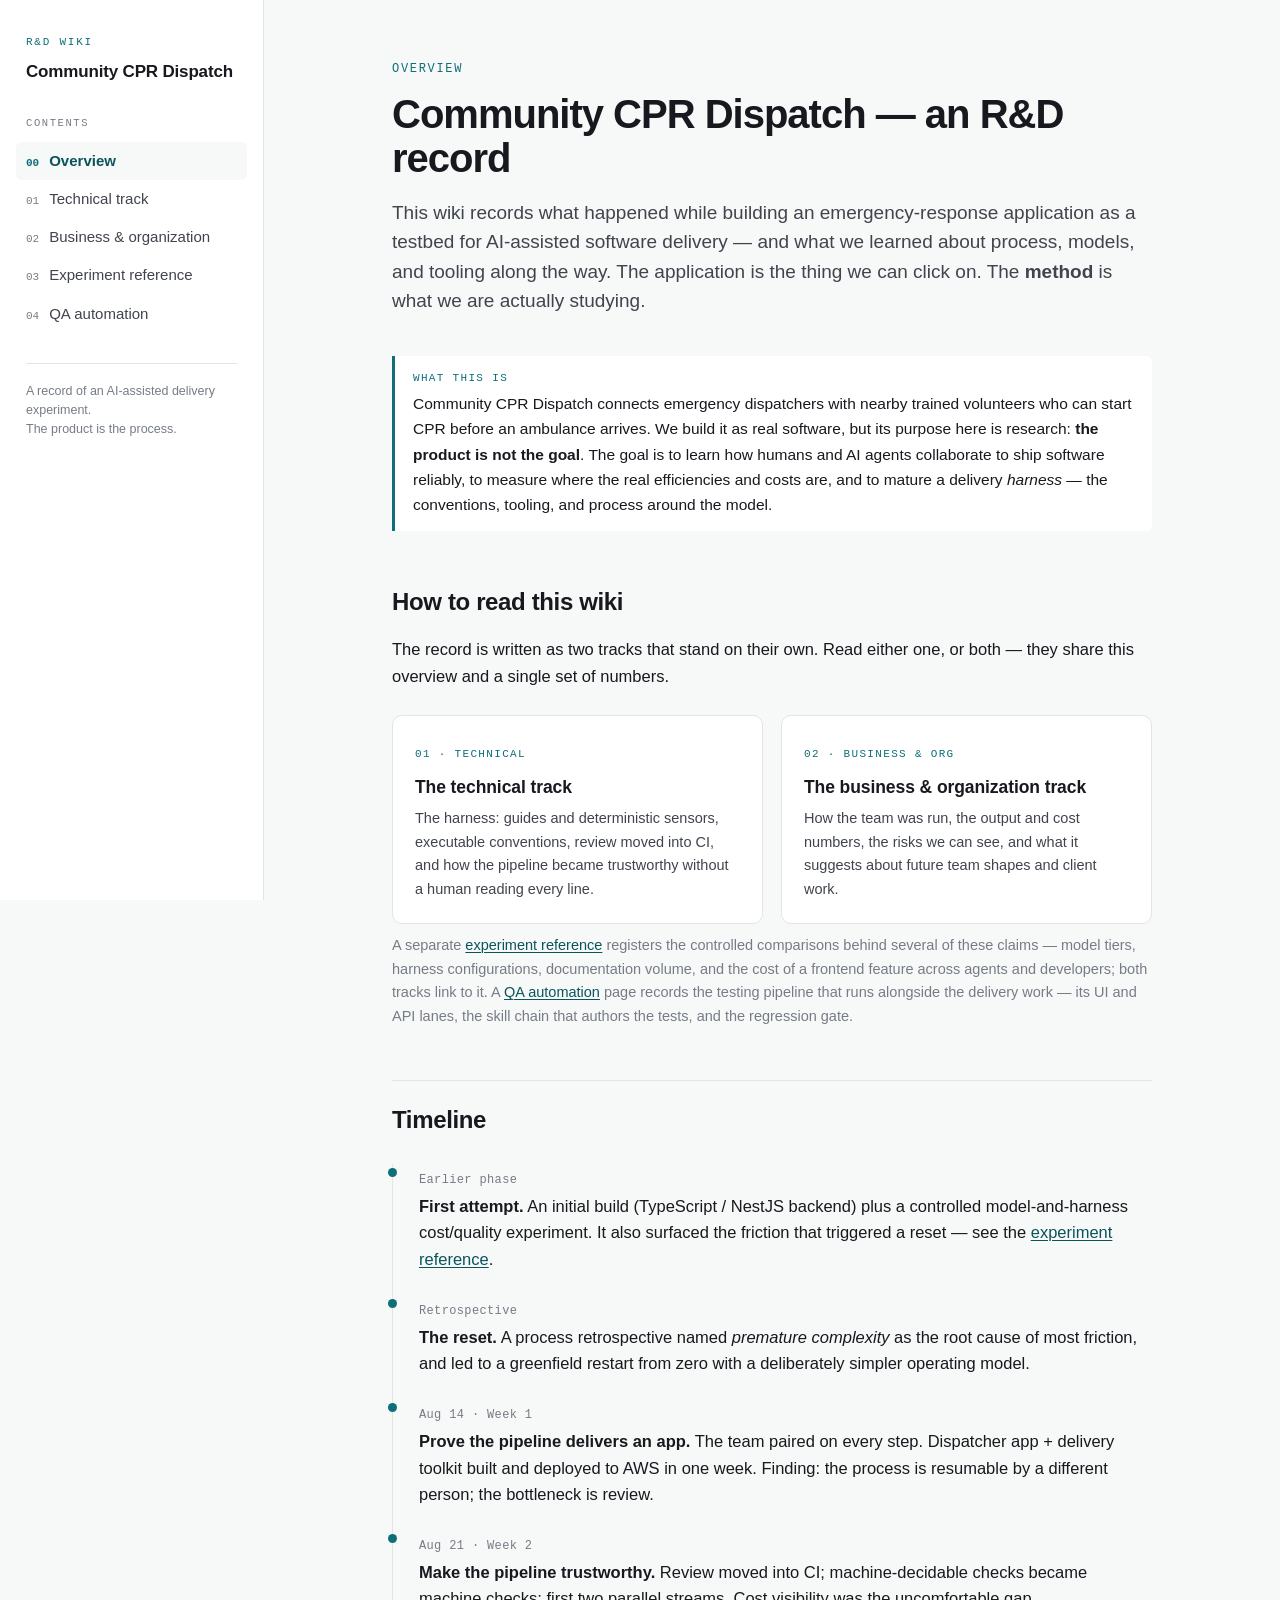
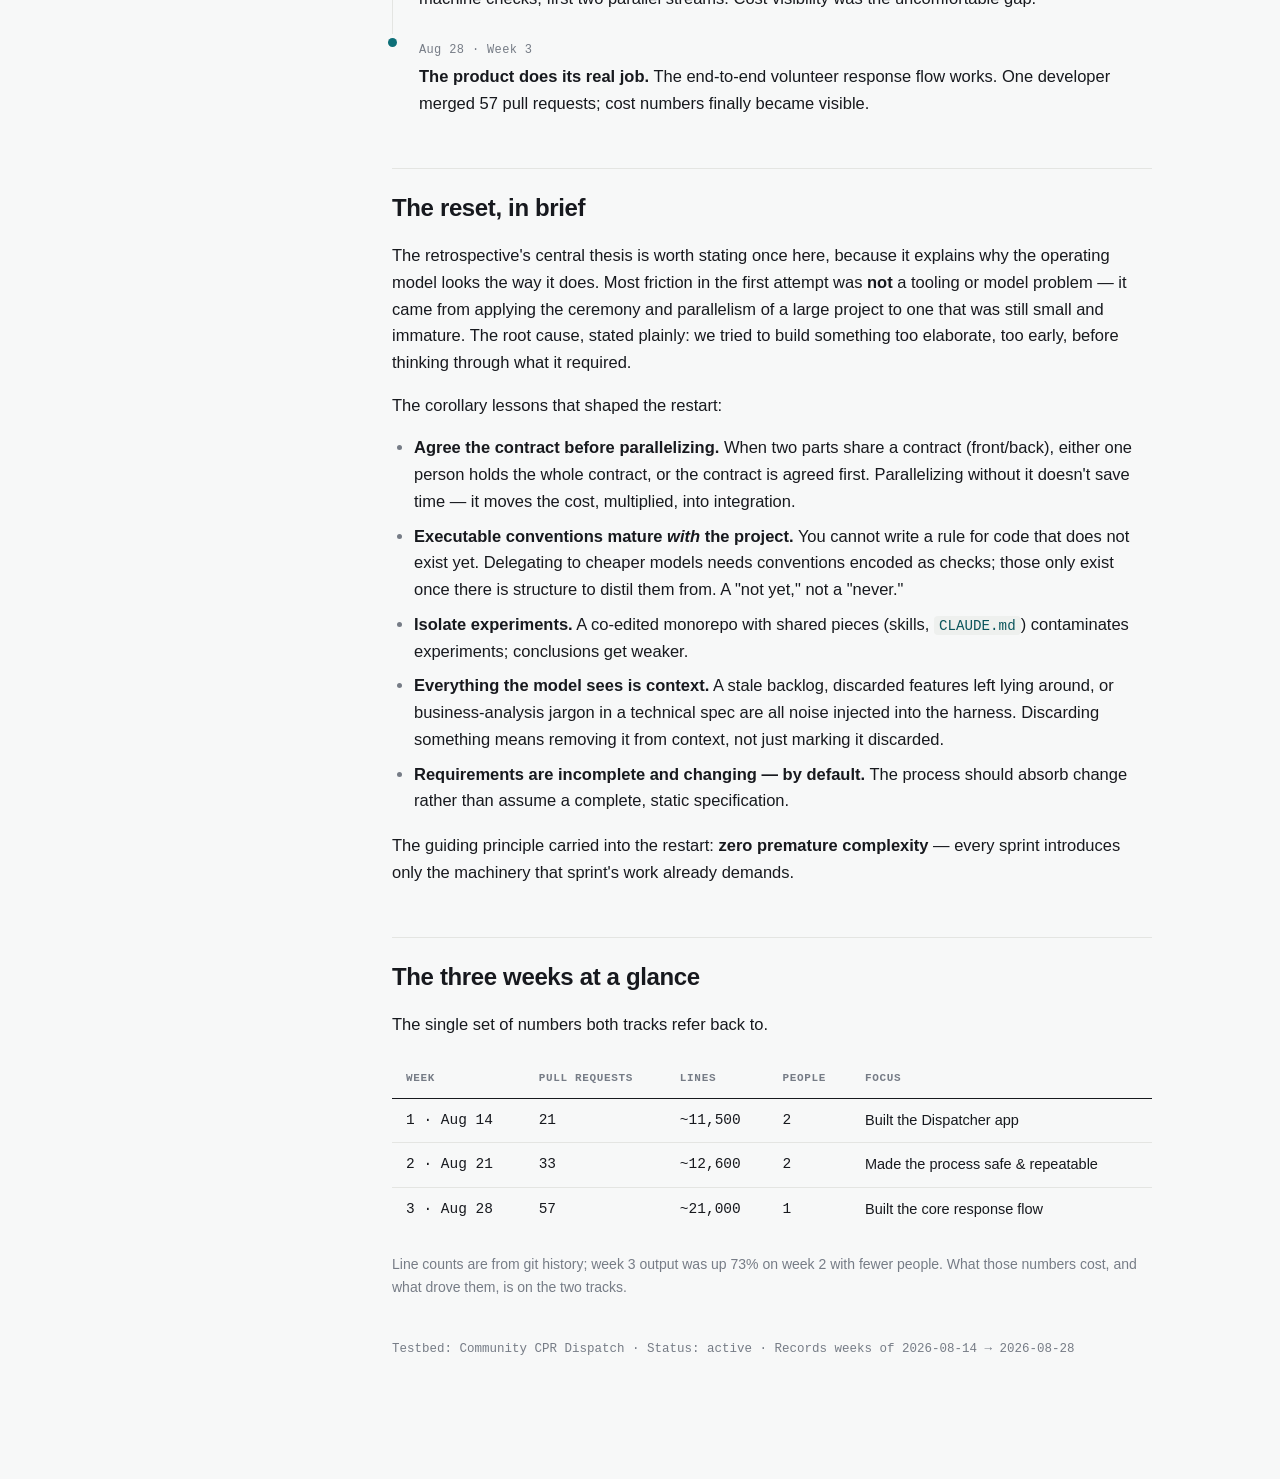
<file: index.html>
<!DOCTYPE html>
<html lang="en">
<head>
<meta charset="utf-8">
<meta name="viewport" content="width=device-width, initial-scale=1">
<title>Overview · CPR Dispatch R&amp;D Wiki</title>
<link rel="stylesheet" href="assets/style.css">
</head>
<body>
<div class="shell">
  <aside class="sidebar" id="sidebar">
    <a class="brand" href="index.html">
      <span class="kicker">R&amp;D Wiki</span>
      <span class="name">Community CPR Dispatch</span>
    </a>
    <button class="menu-btn" id="menuBtn" aria-label="Toggle navigation">Menu</button>
    <div class="nav-label">Contents</div>
    <nav class="nav">
      <a class="active" href="index.html"><span class="idx">00</span><span>Overview</span></a>
      <a class="" href="technical.html"><span class="idx">01</span><span>Technical track</span></a>
      <a class="" href="business.html"><span class="idx">02</span><span>Business & organization</span></a>
      <a class="" href="experiment.html"><span class="idx">03</span><span>Experiment reference</span></a>
      <a class="" href="qa.html"><span class="idx">04</span><span>QA automation</span></a>
    </nav>
    <div class="sidebar-foot">
      A record of an AI-assisted delivery experiment.<br>
      The product is the process.
    </div>
  </aside>
  <main class="content">
    <div class="content-inner">

<p class="eyebrow">Overview</p>
<h1>Community CPR Dispatch — an R&amp;D record</h1>
<p class="lede">This wiki records what happened while building an emergency-response
application as a testbed for AI-assisted software delivery — and what we learned
about process, models, and tooling along the way. The application is the thing we
can click on. The <strong>method</strong> is what we are actually studying.</p>

<div class="note">
  <span class="note-label">What this is</span>
  <p>Community CPR Dispatch connects emergency dispatchers with nearby trained
  volunteers who can start CPR before an ambulance arrives. We build it as real
  software, but its purpose here is research: <strong>the product is not the
  goal</strong>. The goal is to learn how humans and AI agents collaborate to ship
  software reliably, to measure where the real efficiencies and costs are, and to
  mature a delivery <em>harness</em> — the conventions, tooling, and process around
  the model.</p>
</div>

<h2>How to read this wiki</h2>
<p>The record is written as two tracks that stand on their own. Read either one, or
both — they share this overview and a single set of numbers.</p>

<div class="tracks">
  <a class="track-card" href="technical.html">
    <span class="tc-idx">01 · Technical</span>
    <h3>The technical track</h3>
    <p>The harness: guides and deterministic sensors, executable conventions,
    review moved into CI, and how the pipeline became trustworthy without a human
    reading every line.</p>
  </a>
  <a class="track-card" href="business.html">
    <span class="tc-idx">02 · Business &amp; org</span>
    <h3>The business &amp; organization track</h3>
    <p>How the team was run, the output and cost numbers, the risks we can see, and
    what it suggests about future team shapes and client work.</p>
  </a>
</div>
<p style="font-size:14.5px;color:var(--muted)">A separate <a href="experiment.html">experiment reference</a> registers the controlled
comparisons behind several of these claims — model tiers, harness configurations, documentation
volume, and the cost of a frontend feature across agents and developers; both tracks link to it. A
<a href="qa.html">QA automation</a> page records the testing pipeline that runs alongside the
delivery work — its UI and API lanes, the skill chain that authors the tests, and the
regression gate.</p>

<h2>Timeline</h2>
<ul class="timeline">
  <li>
    <span class="t-date">Earlier phase</span>
    <div class="t-body"><strong>First attempt.</strong> An initial build (TypeScript /
    NestJS backend) plus a controlled model-and-harness cost/quality experiment. It
    also surfaced the friction that triggered a reset — see the
    <a href="experiment.html">experiment reference</a>.</div>
  </li>
  <li>
    <span class="t-date">Retrospective</span>
    <div class="t-body"><strong>The reset.</strong> A process retrospective named
    <em>premature complexity</em> as the root cause of most friction, and led to a
    greenfield restart from zero with a deliberately simpler operating model.</div>
  </li>
  <li>
    <span class="t-date">Aug 14 · Week 1</span>
    <div class="t-body"><strong>Prove the pipeline delivers an app.</strong> The team
    paired on every step. Dispatcher app + delivery toolkit built and deployed to AWS
    in one week. Finding: the process is resumable by a different person; the
    bottleneck is review.</div>
  </li>
  <li>
    <span class="t-date">Aug 21 · Week 2</span>
    <div class="t-body"><strong>Make the pipeline trustworthy.</strong> Review moved
    into CI; machine-decidable checks became machine checks; first two parallel
    streams. Cost visibility was the uncomfortable gap.</div>
  </li>
  <li>
    <span class="t-date">Aug 28 · Week 3</span>
    <div class="t-body"><strong>The product does its real job.</strong> The end-to-end
    volunteer response flow works. One developer merged 57 pull requests; cost numbers
    finally became visible.</div>
  </li>
</ul>

<h2>The reset, in brief</h2>
<p>The retrospective's central thesis is worth stating once here, because it explains
why the operating model looks the way it does. Most friction in the first attempt was
<strong>not</strong> a tooling or model problem — it came from applying the ceremony
and parallelism of a large project to one that was still small and immature. The root
cause, stated plainly: we tried to build something too elaborate, too early, before
thinking through what it required.</p>
<p>The corollary lessons that shaped the restart:</p>
<ul>
  <li><strong>Agree the contract before parallelizing.</strong> When two parts share a
  contract (front/back), either one person holds the whole contract, or the contract is
  agreed first. Parallelizing without it doesn't save time — it moves the cost,
  multiplied, into integration.</li>
  <li><strong>Executable conventions mature <em>with</em> the project.</strong> You
  cannot write a rule for code that does not exist yet. Delegating to cheaper models
  needs conventions encoded as checks; those only exist once there is structure to
  distil them from. A "not yet," not a "never."</li>
  <li><strong>Isolate experiments.</strong> A co-edited monorepo with shared pieces
  (skills, <code>CLAUDE.md</code>) contaminates experiments; conclusions get weaker.</li>
  <li><strong>Everything the model sees is context.</strong> A stale backlog, discarded
  features left lying around, or business-analysis jargon in a technical spec are all
  noise injected into the harness. Discarding something means removing it from context,
  not just marking it discarded.</li>
  <li><strong>Requirements are incomplete and changing — by default.</strong> The
  process should absorb change rather than assume a complete, static specification.</li>
</ul>
<p>The guiding principle carried into the restart: <strong>zero premature
complexity</strong> — every sprint introduces only the machinery that sprint's work
already demands.</p>

<h2>The three weeks at a glance</h2>
<p>The single set of numbers both tracks refer back to.</p>
<div class="tbl-wrap">
<table>
  <thead><tr><th>Week</th><th>Pull requests</th><th>Lines</th><th>People</th><th>Focus</th></tr></thead>
  <tbody>
    <tr><td class="num">1 · Aug 14</td><td class="num">21</td><td class="num">~11,500</td><td class="num">2</td><td>Built the Dispatcher app</td></tr>
    <tr><td class="num">2 · Aug 21</td><td class="num">33</td><td class="num">~12,600</td><td class="num">2</td><td>Made the process safe &amp; repeatable</td></tr>
    <tr><td class="num">3 · Aug 28</td><td class="num">57</td><td class="num">~21,000</td><td class="num">1</td><td>Built the core response flow</td></tr>
  </tbody>
</table>
</div>
<p style="font-size:14px;color:var(--muted)">Line counts are from git history;
week&nbsp;3 output was up 73% on week&nbsp;2 with fewer people. What those numbers cost,
and what drove them, is on the two tracks.</p>

<div class="meta-foot">Testbed: Community CPR Dispatch · Status: active · Records weeks of 2026-08-14 → 2026-08-28</div>

    </div>
  </main>
</div>
<script>
  var b=document.getElementById('menuBtn'),s=document.getElementById('sidebar');
  if(b){b.addEventListener('click',function(){s.classList.toggle('open');});}
</script>
</body>
</html>
</file>
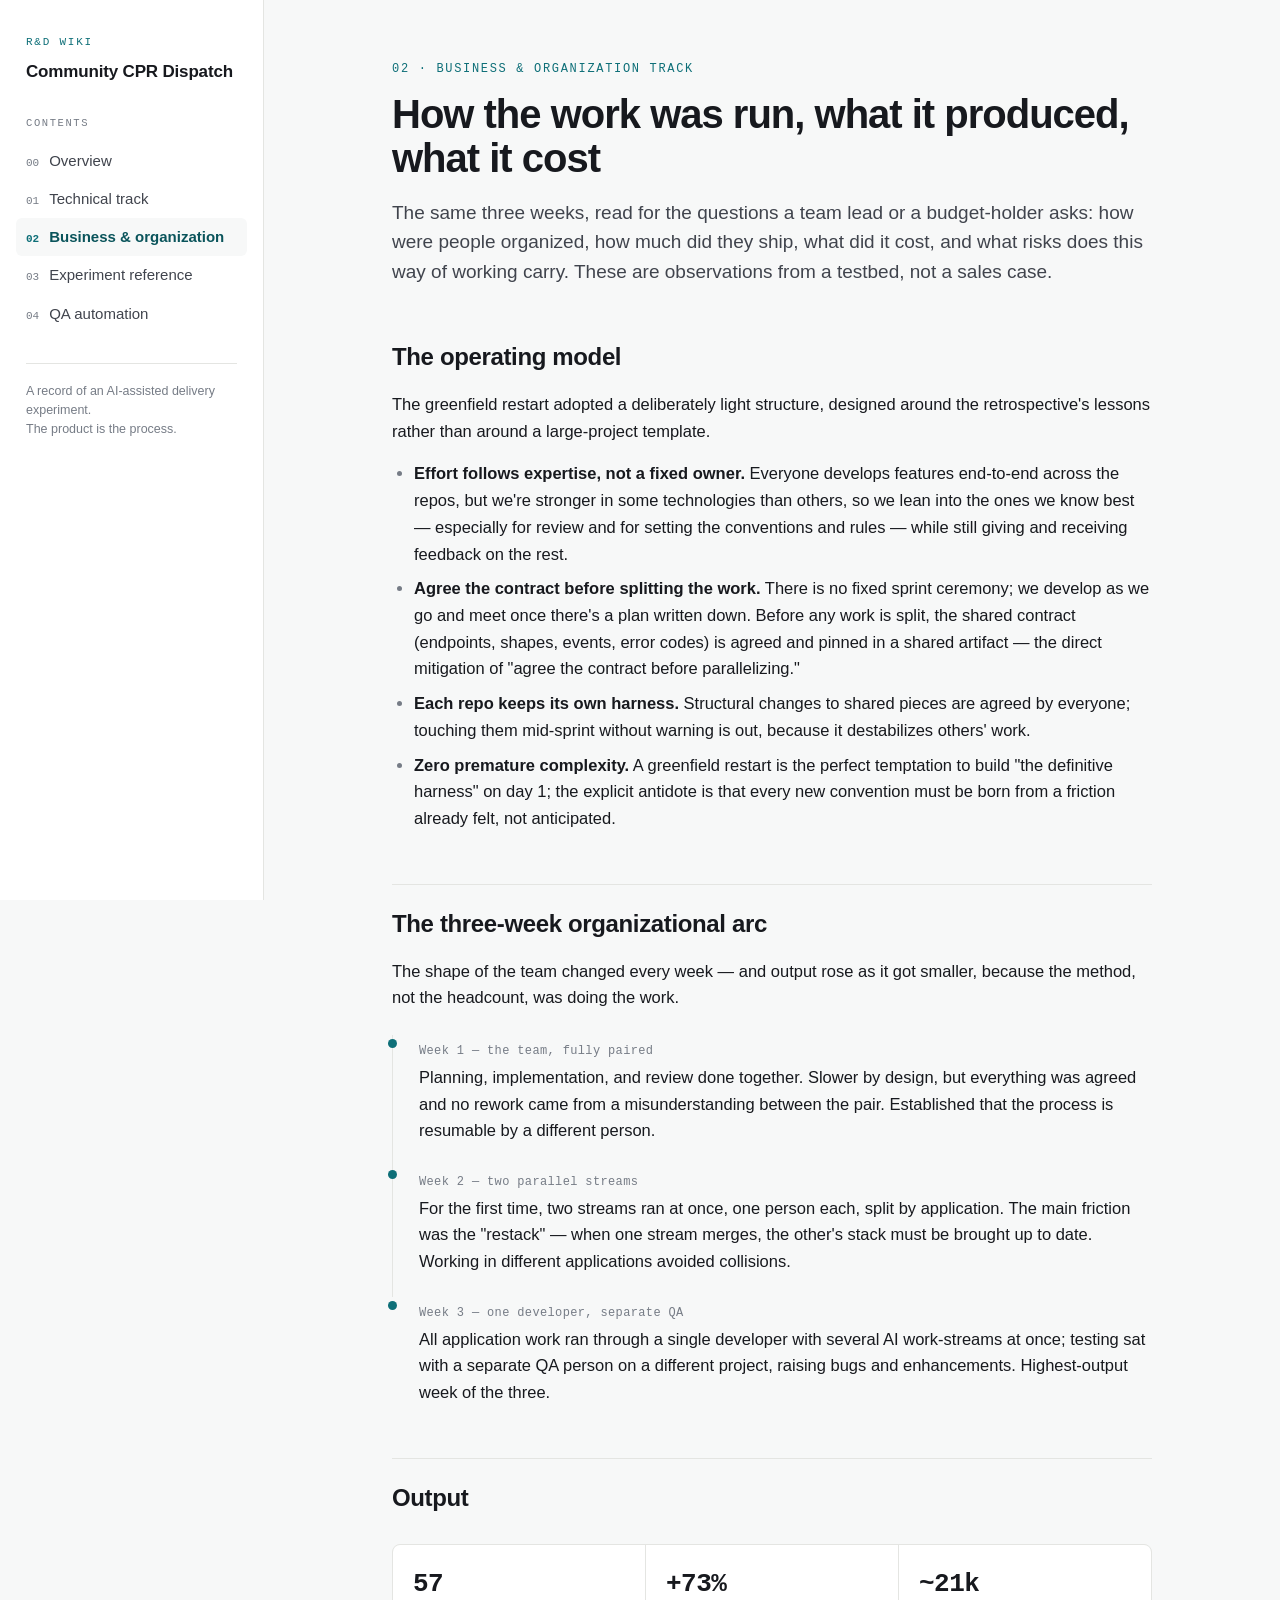
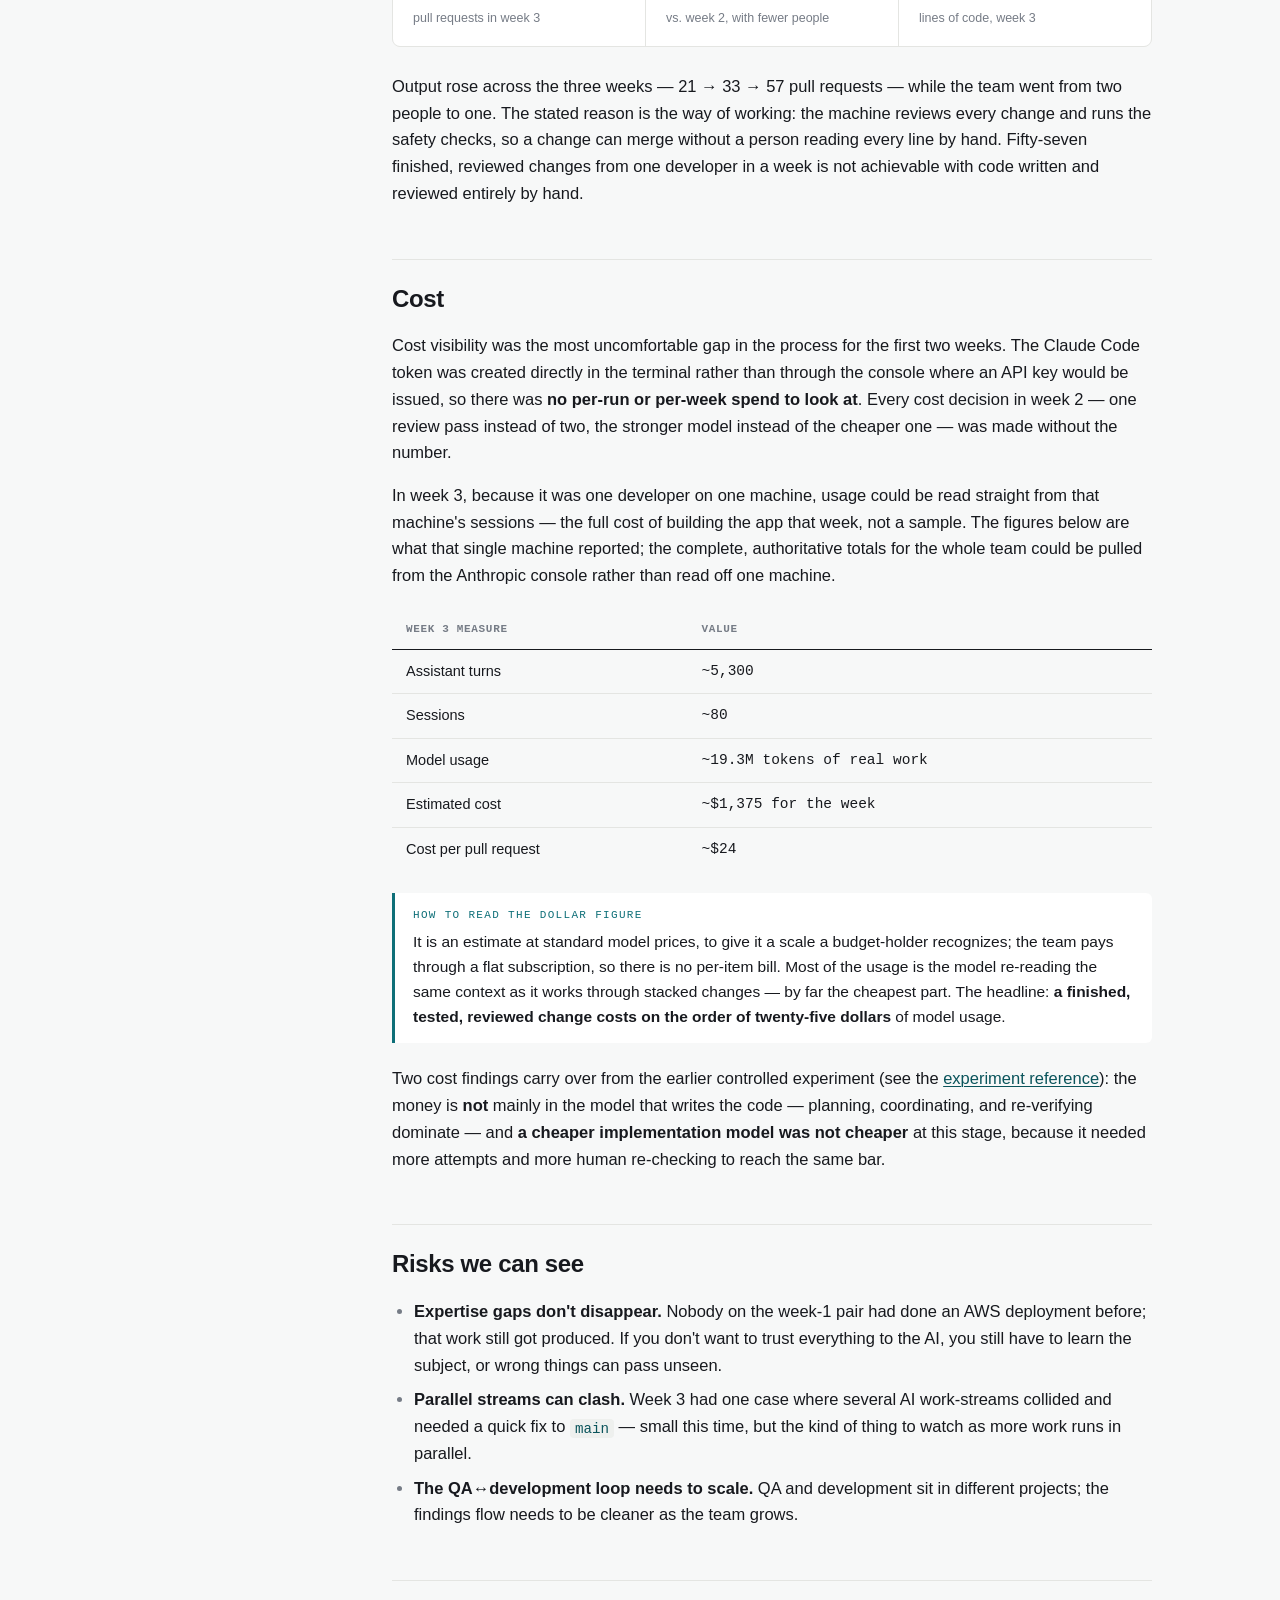
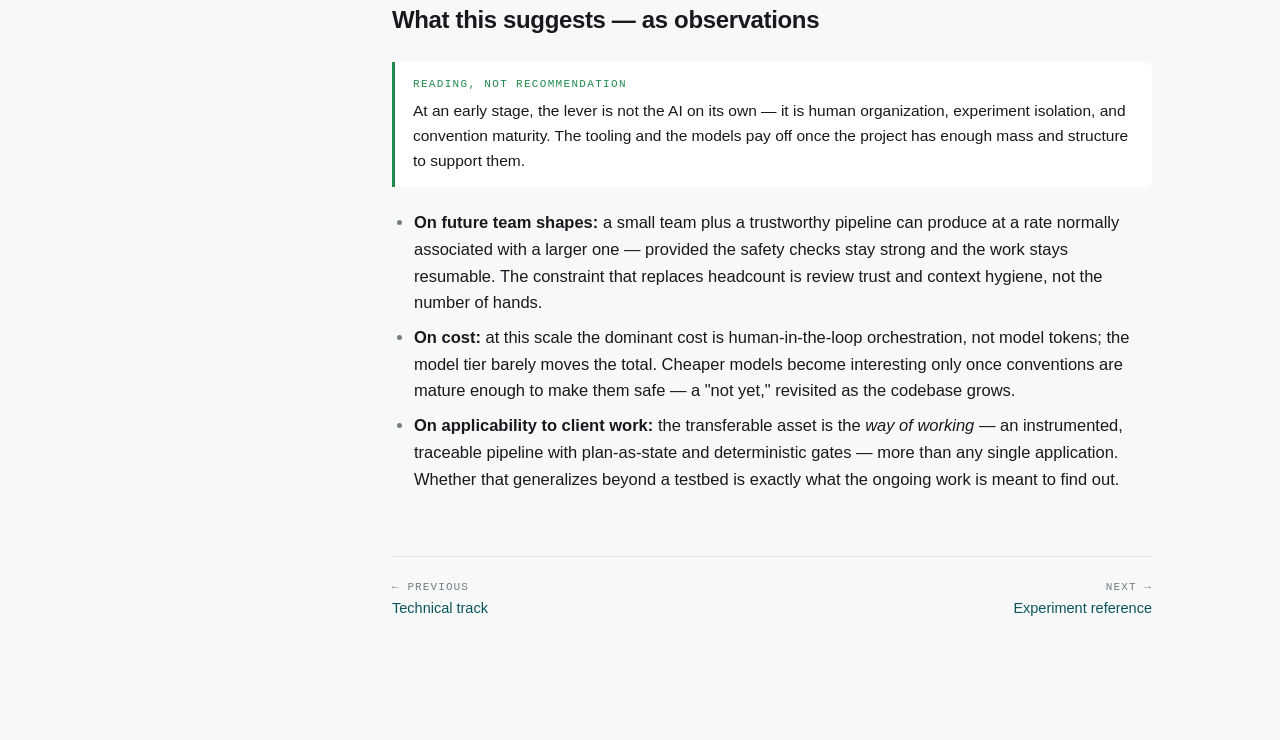
<file: business.html>
<!DOCTYPE html>
<html lang="en">
<head>
<meta charset="utf-8">
<meta name="viewport" content="width=device-width, initial-scale=1">
<title>Business & organization · CPR Dispatch R&amp;D Wiki</title>
<link rel="stylesheet" href="assets/style.css">
</head>
<body>
<div class="shell">
  <aside class="sidebar" id="sidebar">
    <a class="brand" href="index.html">
      <span class="kicker">R&amp;D Wiki</span>
      <span class="name">Community CPR Dispatch</span>
    </a>
    <button class="menu-btn" id="menuBtn" aria-label="Toggle navigation">Menu</button>
    <div class="nav-label">Contents</div>
    <nav class="nav">
      <a class="" href="index.html"><span class="idx">00</span><span>Overview</span></a>
      <a class="" href="technical.html"><span class="idx">01</span><span>Technical track</span></a>
      <a class="active" href="business.html"><span class="idx">02</span><span>Business & organization</span></a>
      <a class="" href="experiment.html"><span class="idx">03</span><span>Experiment reference</span></a>
      <a class="" href="qa.html"><span class="idx">04</span><span>QA automation</span></a>
    </nav>
    <div class="sidebar-foot">
      A record of an AI-assisted delivery experiment.<br>
      The product is the process.
    </div>
  </aside>
  <main class="content">
    <div class="content-inner">

<p class="eyebrow">02 · Business &amp; organization track</p>
<h1>How the work was run, what it produced, what it cost</h1>
<p class="lede">The same three weeks, read for the questions a team lead or a
budget-holder asks: how were people organized, how much did they ship, what did it cost,
and what risks does this way of working carry. These are observations from a testbed, not
a sales case.</p>

<h2>The operating model</h2>
<p>The greenfield restart adopted a deliberately light structure, designed around the
retrospective's lessons rather than around a large-project template.</p>
<ul>
  <li><strong>Effort follows expertise, not a fixed owner.</strong> Everyone develops
  features end-to-end across the repos, but we're stronger in some technologies than others,
  so we lean into the ones we know best — especially for review and for setting the
  conventions and rules — while still giving and receiving feedback on the rest.</li>
  <li><strong>Agree the contract before splitting the work.</strong> There is no fixed sprint
  ceremony; we develop as we go and meet once there's a plan written down. Before any work is
  split, the shared contract (endpoints, shapes, events, error codes) is agreed and pinned in
  a shared artifact — the direct mitigation of "agree the contract before parallelizing."</li>
  <li><strong>Each repo keeps its own harness.</strong> Structural changes to shared
  pieces are agreed by everyone; touching them mid-sprint without warning is out, because
  it destabilizes others' work.</li>
  <li><strong>Zero premature complexity.</strong> A greenfield restart is the perfect
  temptation to build "the definitive harness" on day 1; the explicit antidote is that
  every new convention must be born from a friction already felt, not anticipated.</li>
</ul>

<h2>The three-week organizational arc</h2>
<p>The shape of the team changed every week — and output rose as it got smaller, because
the method, not the headcount, was doing the work.</p>
<ul class="timeline">
  <li>
    <span class="t-date">Week 1 — the team, fully paired</span>
    <div class="t-body">Planning, implementation, and review done together. Slower by
    design, but everything was agreed and no rework came from a misunderstanding between
    the pair. Established that the process is resumable by a different person.</div>
  </li>
  <li>
    <span class="t-date">Week 2 — two parallel streams</span>
    <div class="t-body">For the first time, two streams ran at once, one person each, split
    by application. The main friction was the "restack" — when one stream merges, the
    other's stack must be brought up to date. Working in different applications avoided
    collisions.</div>
  </li>
  <li>
    <span class="t-date">Week 3 — one developer, separate QA</span>
    <div class="t-body">All application work ran through a single developer with several
    AI work-streams at once; testing sat with a separate QA person on a different project,
    raising bugs and enhancements. Highest-output week of the three.</div>
  </li>
</ul>

<h2>Output</h2>
<div class="stats">
  <div class="stat"><div class="v">57</div><div class="l">pull requests in week 3</div></div>
  <div class="stat"><div class="v">+73%</div><div class="l">vs. week 2, with fewer people</div></div>
  <div class="stat"><div class="v">~21k</div><div class="l">lines of code, week 3</div></div>
</div>
<p>Output rose across the three weeks — 21 → 33 → 57 pull requests — while the team went
from two people to one. The stated reason is the way of working: the machine reviews every
change and runs the safety checks, so a change can merge without a person reading every
line by hand. Fifty-seven finished, reviewed changes from one developer in a week is not
achievable with code written and reviewed entirely by hand.</p>

<h2>Cost</h2>
<p>Cost visibility was the most uncomfortable gap in the process for the first two weeks.
The Claude Code token was created directly in the terminal rather than through the console
where an API key would be issued, so there was <strong>no per-run or per-week spend to look
at</strong>. Every cost decision in week 2 — one review pass instead of two, the stronger
model instead of the cheaper one — was made without the number.</p>
<p>In week 3, because it was one developer on one machine, usage could be read straight from
that machine's sessions — the full cost of building the app that week, not a sample. The
figures below are what that single machine reported; the complete, authoritative totals for
the whole team could be pulled from the Anthropic console rather than read off one machine.</p>
<div class="tbl-wrap">
<table>
  <thead><tr><th>Week 3 measure</th><th>Value</th></tr></thead>
  <tbody>
    <tr><td>Assistant turns</td><td class="num">~5,300</td></tr>
    <tr><td>Sessions</td><td class="num">~80</td></tr>
    <tr><td>Model usage</td><td class="num">~19.3M tokens of real work</td></tr>
    <tr><td>Estimated cost</td><td class="num">~$1,375 for the week</td></tr>
    <tr><td>Cost per pull request</td><td class="num">~$24</td></tr>
  </tbody>
</table>
</div>
<div class="note">
  <span class="note-label">How to read the dollar figure</span>
  <p>It is an estimate at standard model prices, to give it a scale a budget-holder
  recognizes; the team pays through a flat subscription, so there is no per-item bill. Most
  of the usage is the model re-reading the same context as it works through stacked changes
  — by far the cheapest part. The headline: <strong>a finished, tested, reviewed change
  costs on the order of twenty-five dollars</strong> of model usage.</p>
</div>
<p>Two cost findings carry over from the earlier controlled experiment (see the
<a href="experiment.html">experiment reference</a>): the money is <strong>not</strong>
mainly in the model that writes the code — planning, coordinating, and re-verifying
dominate — and <strong>a cheaper implementation model was not cheaper</strong> at this
stage, because it needed more attempts and more human re-checking to reach the same bar.</p>

<h2>Risks we can see</h2>
<ul>
  <li><strong>Expertise gaps don't disappear.</strong> Nobody on the week-1 pair had done an
  AWS deployment before; that work still got produced. If you don't want to trust everything
  to the AI, you still have to learn the subject, or wrong things can pass unseen.</li>
  <li><strong>Parallel streams can clash.</strong> Week 3 had one case where several
  AI work-streams collided and needed a quick fix to <code>main</code> — small this time,
  but the kind of thing to watch as more work runs in parallel.</li>
  <li><strong>The QA↔development loop needs to scale.</strong> QA and development sit in
  different projects; the findings flow needs to be cleaner as the team grows.</li>
</ul>

<h2>What this suggests — as observations</h2>
<div class="note finding">
  <span class="note-label">Reading, not recommendation</span>
  <p>At an early stage, the lever is not the AI on its own — it is human organization,
  experiment isolation, and convention maturity. The tooling and the models pay off once
  the project has enough mass and structure to support them.</p>
</div>
<ul>
  <li><strong>On future team shapes:</strong> a small team plus a trustworthy pipeline can
  produce at a rate normally associated with a larger one — provided the safety checks stay
  strong and the work stays resumable. The constraint that replaces headcount is review
  trust and context hygiene, not the number of hands.</li>
  <li><strong>On cost:</strong> at this scale the dominant cost is human-in-the-loop
  orchestration, not model tokens; the model tier barely moves the total. Cheaper models
  become interesting only once conventions are mature enough to make them safe — a "not
  yet," revisited as the codebase grows.</li>
  <li><strong>On applicability to client work:</strong> the transferable asset is the
  <em>way of working</em> — an instrumented, traceable pipeline with plan-as-state and
  deterministic gates — more than any single application. Whether that generalizes beyond a
  testbed is exactly what the ongoing work is meant to find out.</li>
</ul>

<div class="pager">
  <a href="technical.html"><span class="p-dir">← Previous</span>Technical track</a>
  <a href="experiment.html" style="text-align:right"><span class="p-dir">Next →</span>Experiment reference</a>
</div>

    </div>
  </main>
</div>
<script>
  var b=document.getElementById('menuBtn'),s=document.getElementById('sidebar');
  if(b){b.addEventListener('click',function(){s.classList.toggle('open');});}
</script>
</body>
</html>
</file>
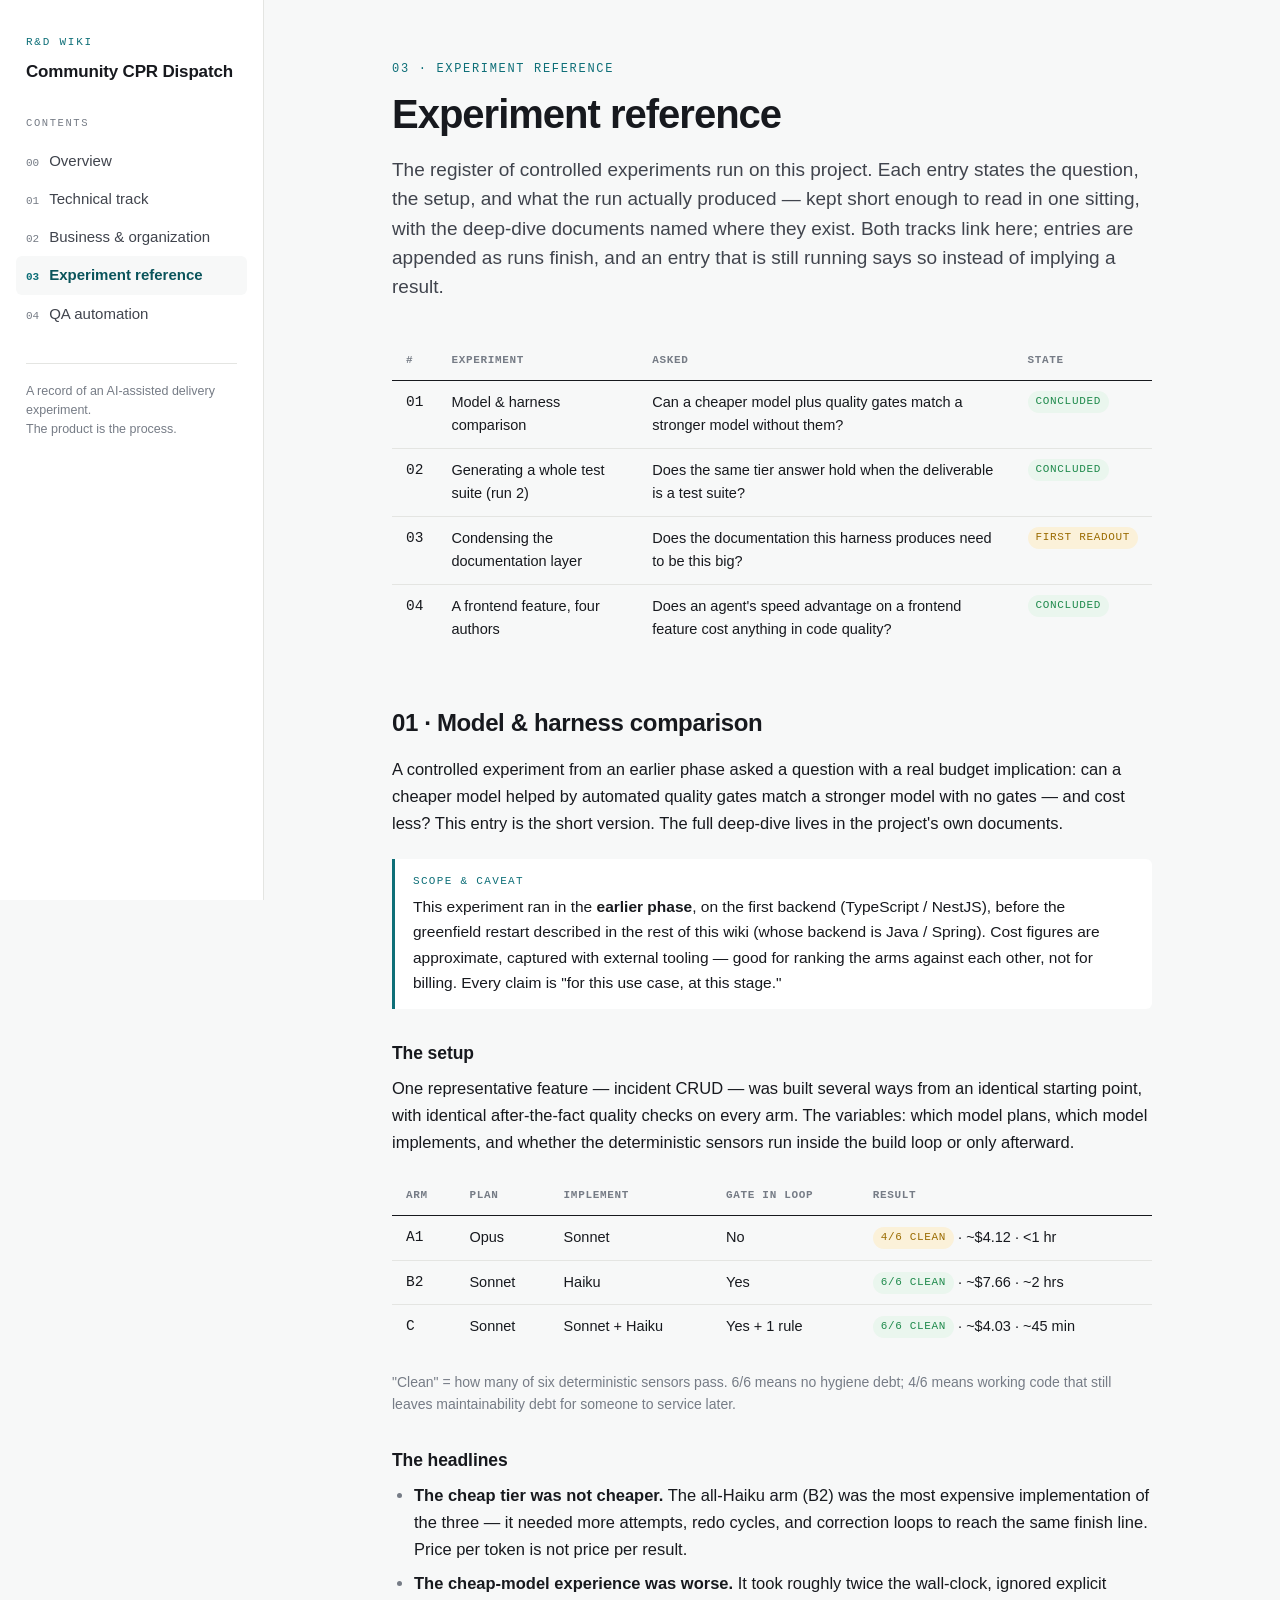
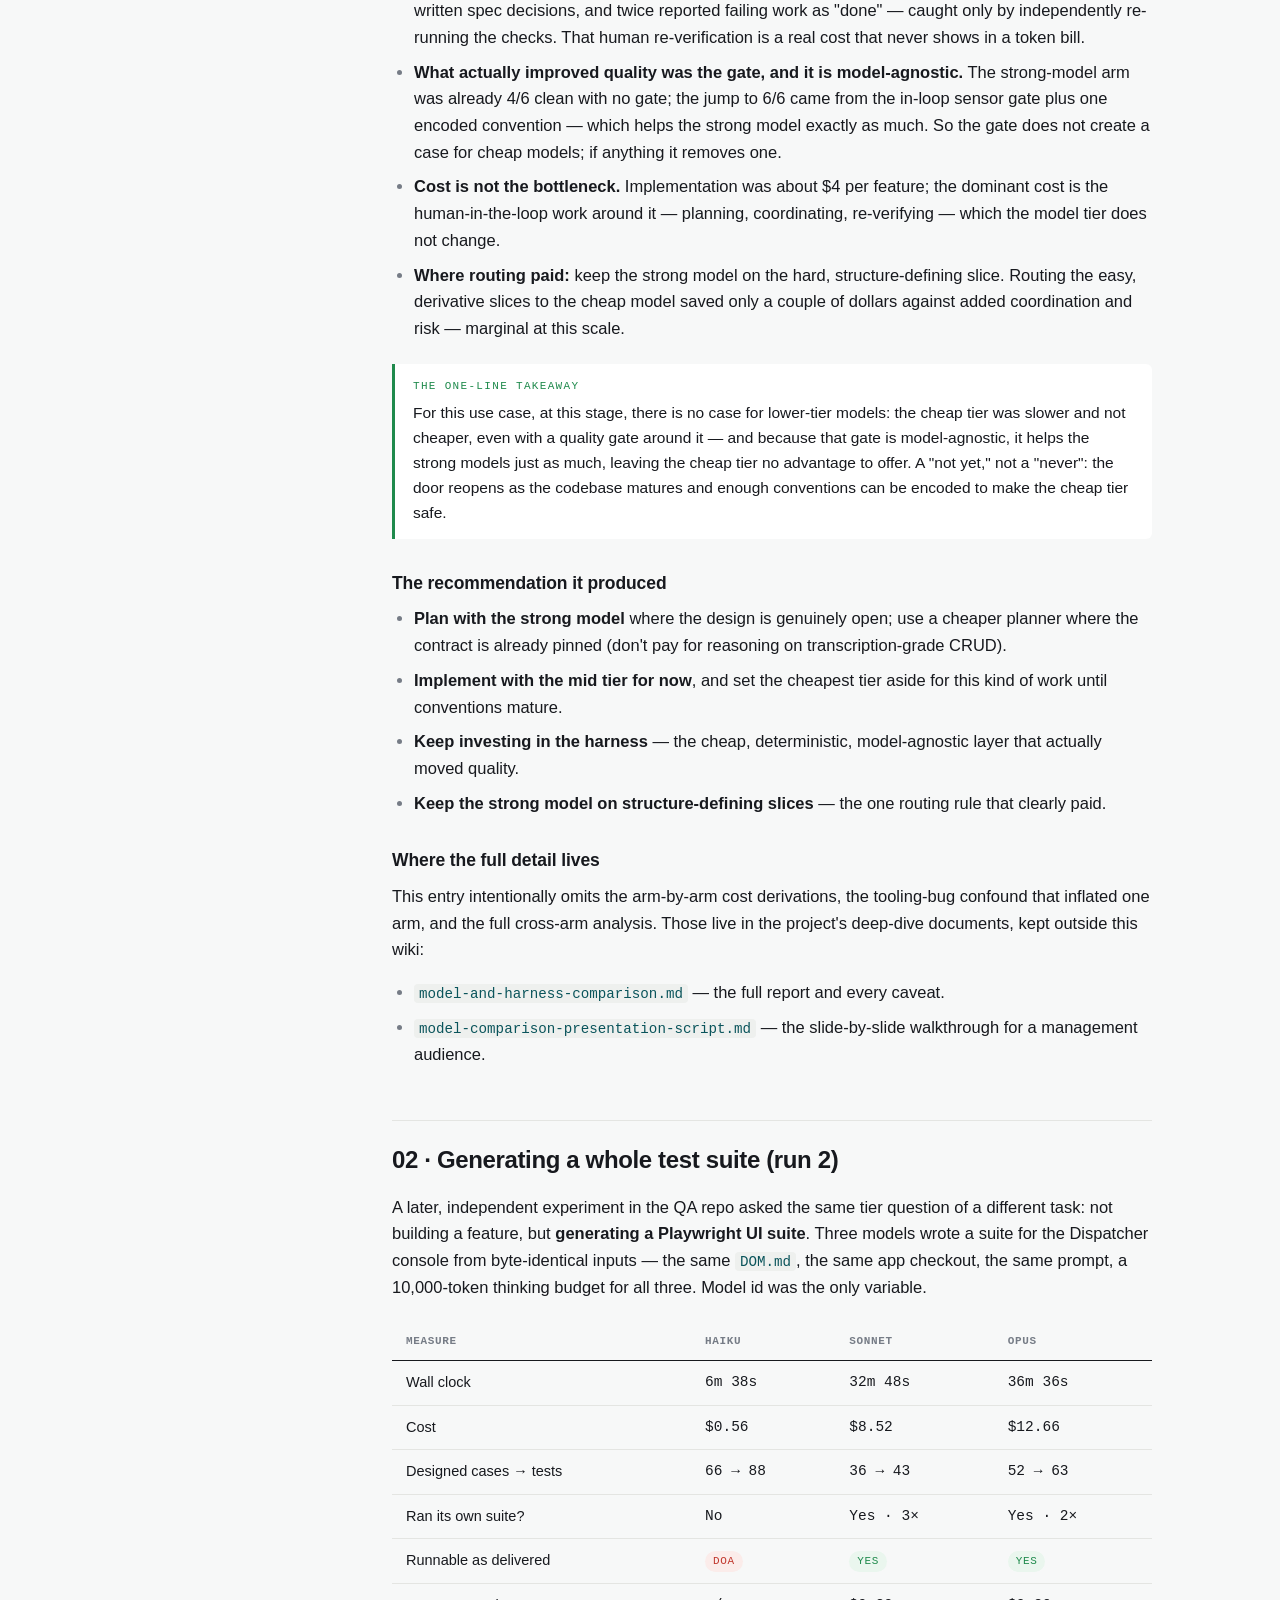
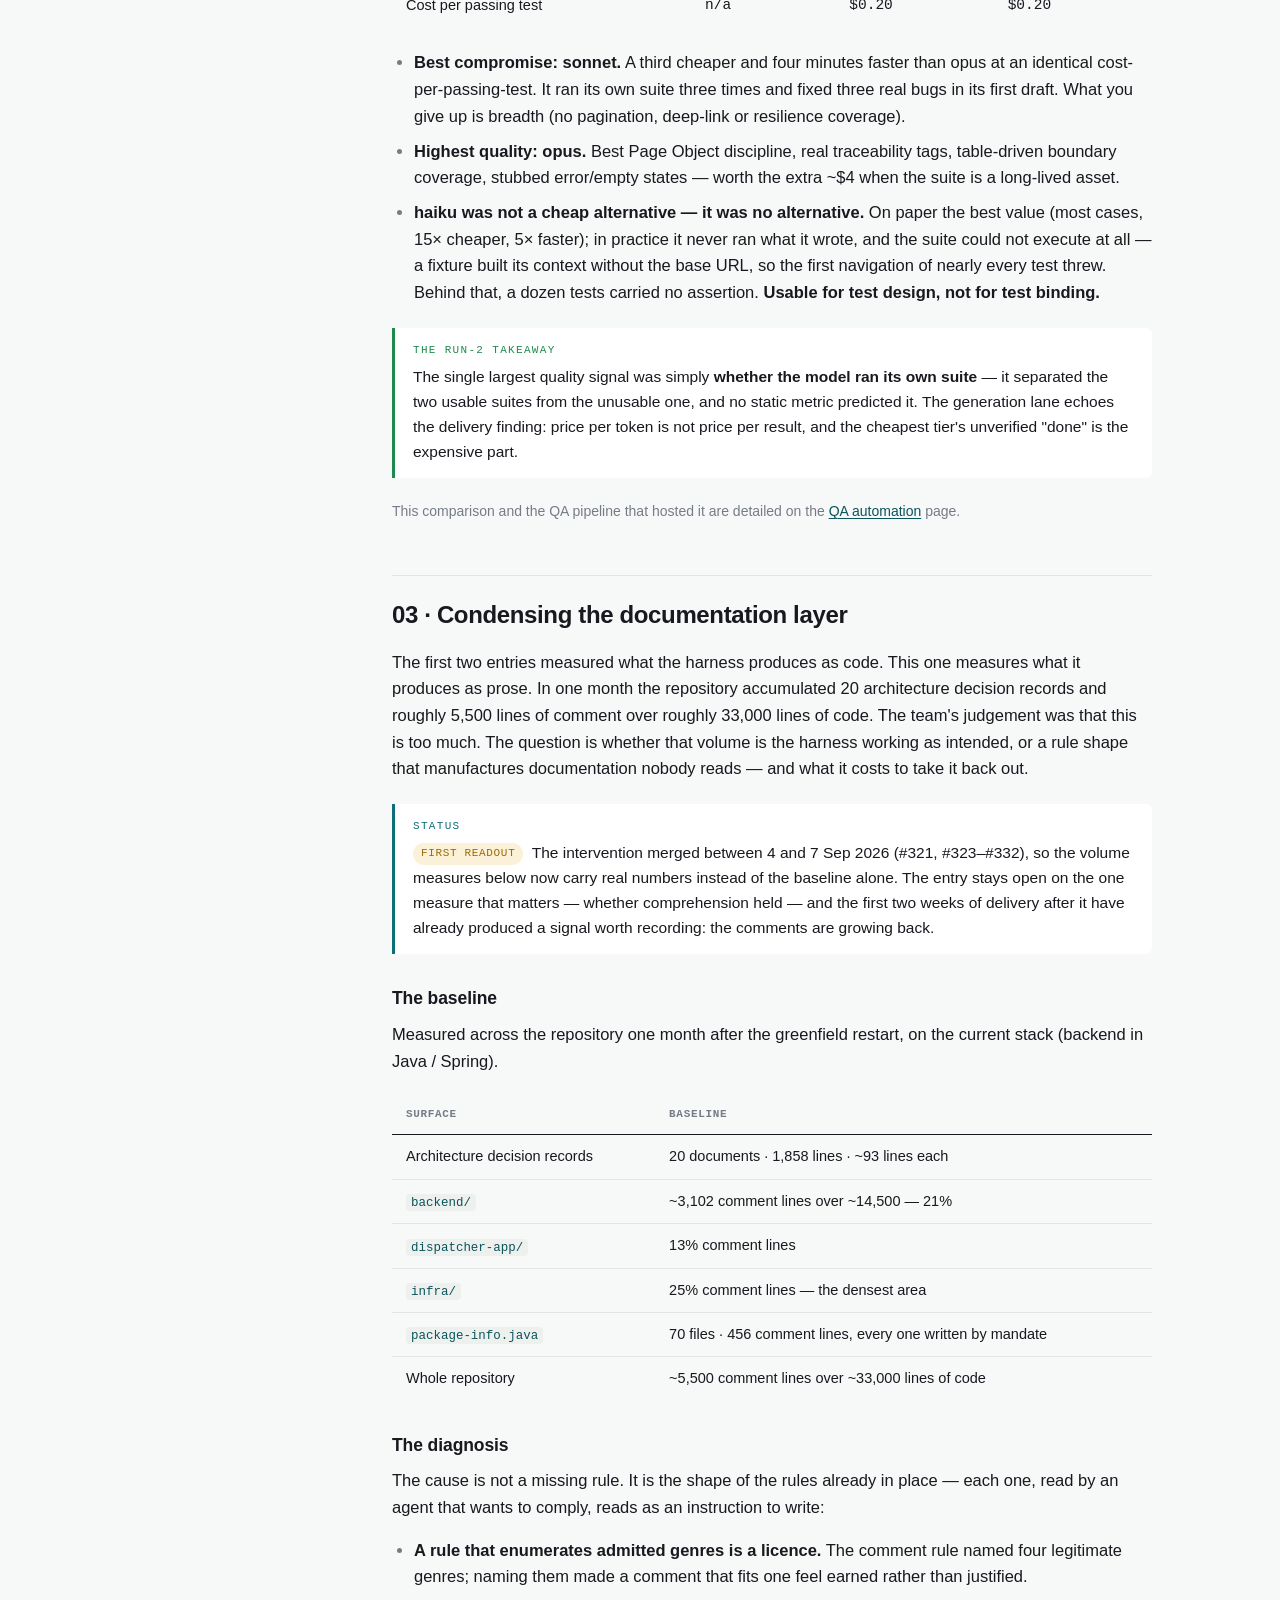
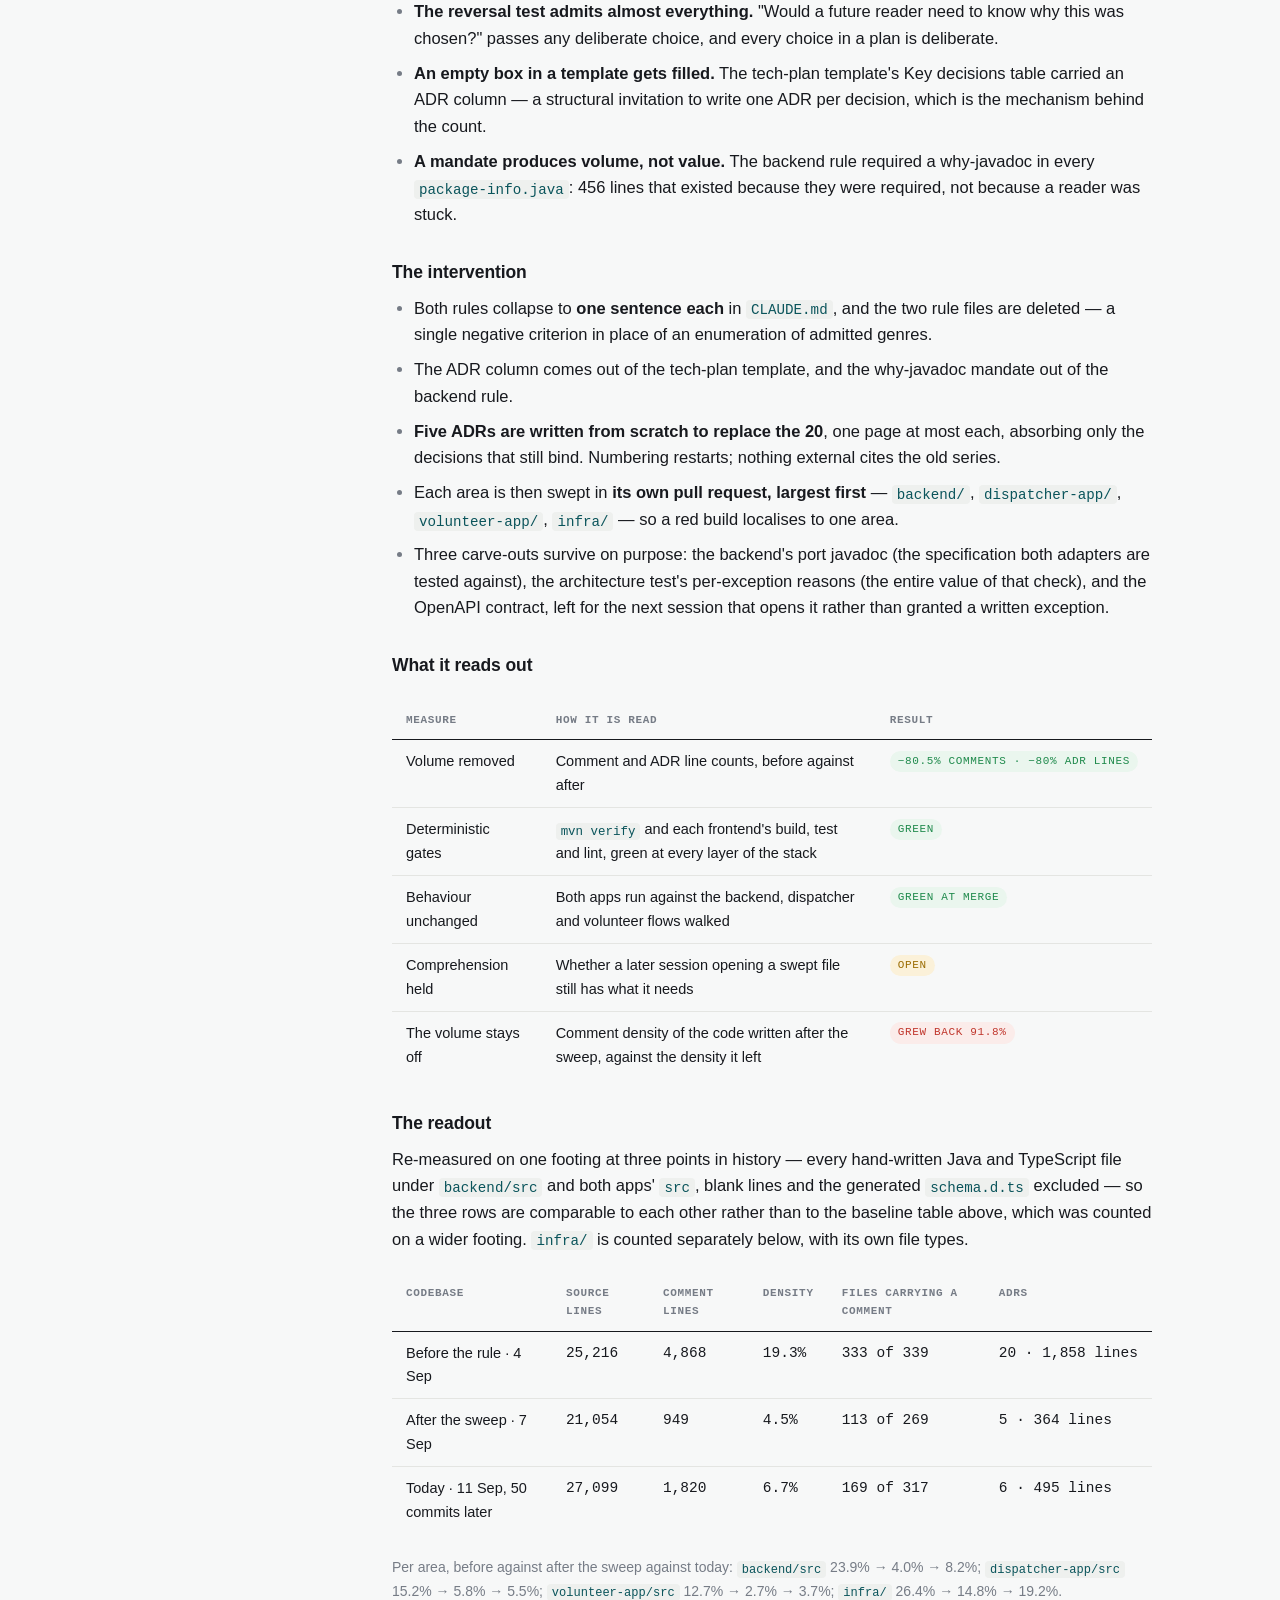
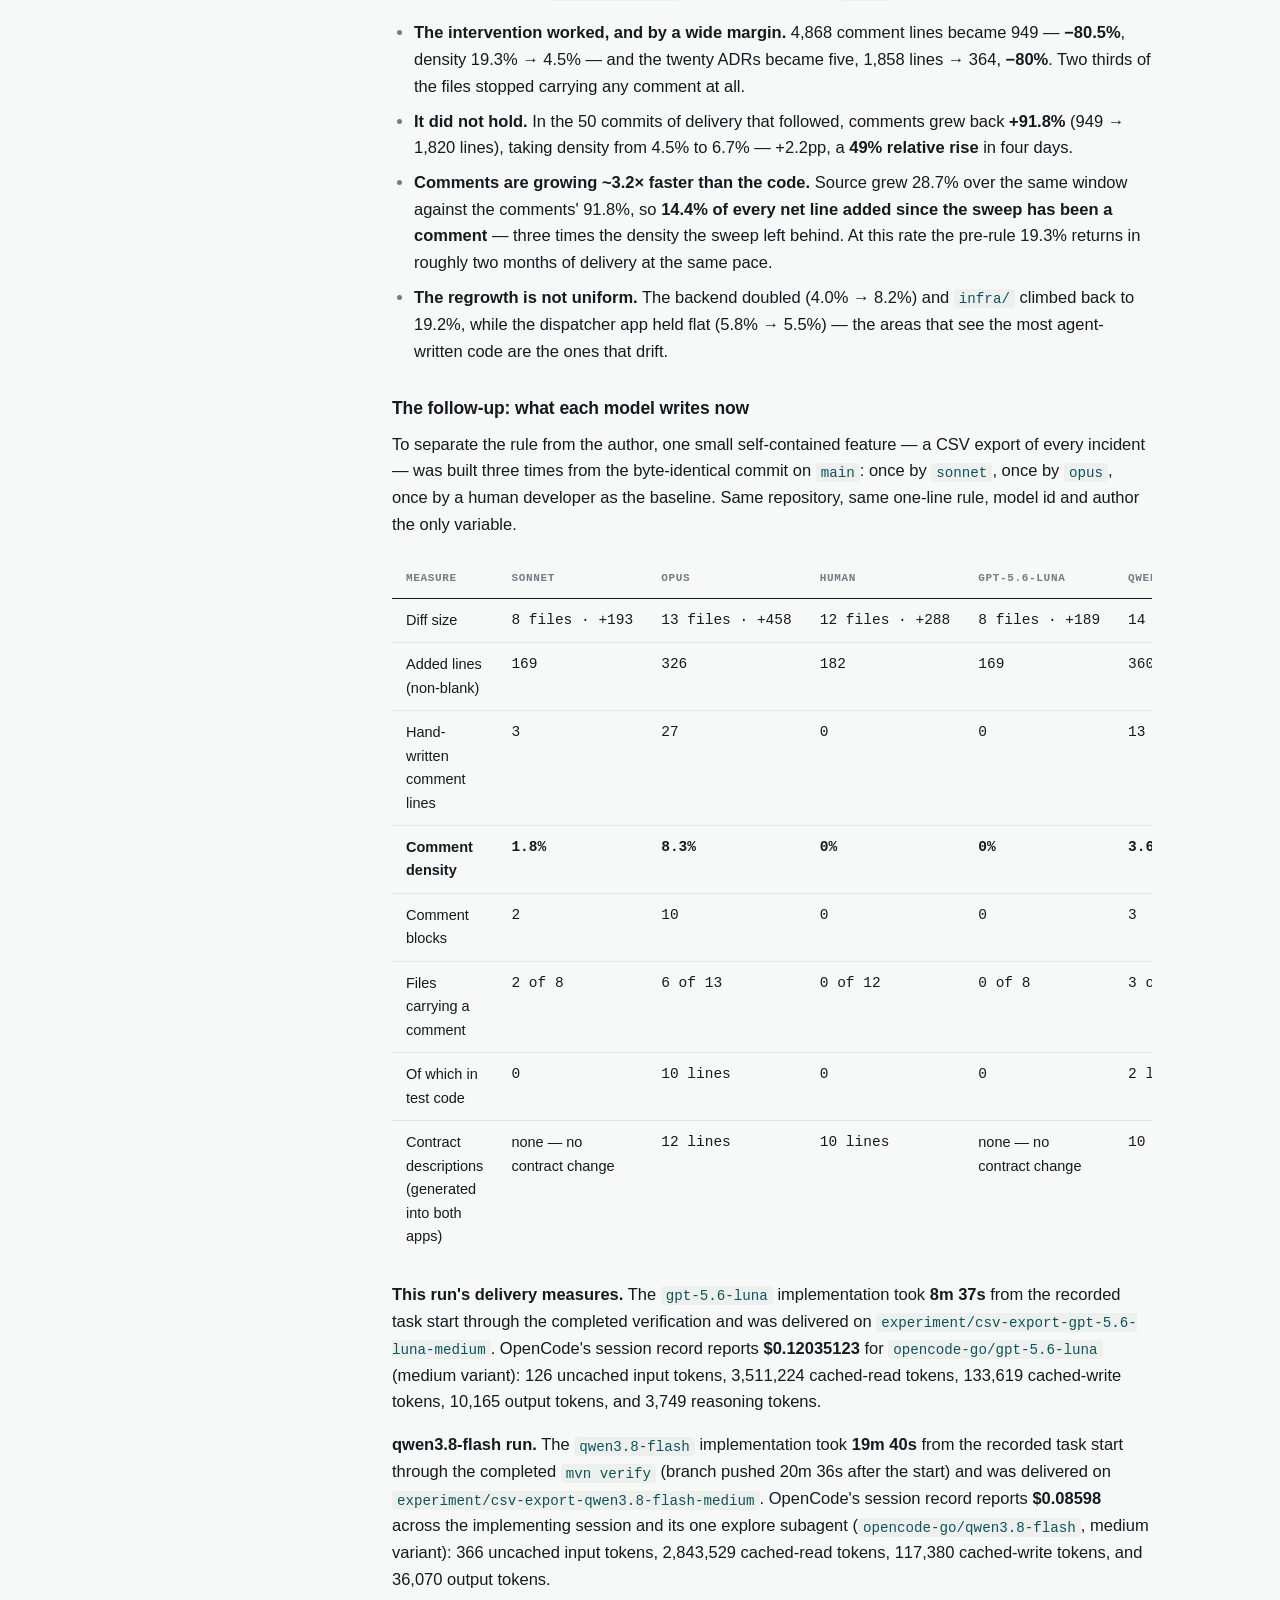
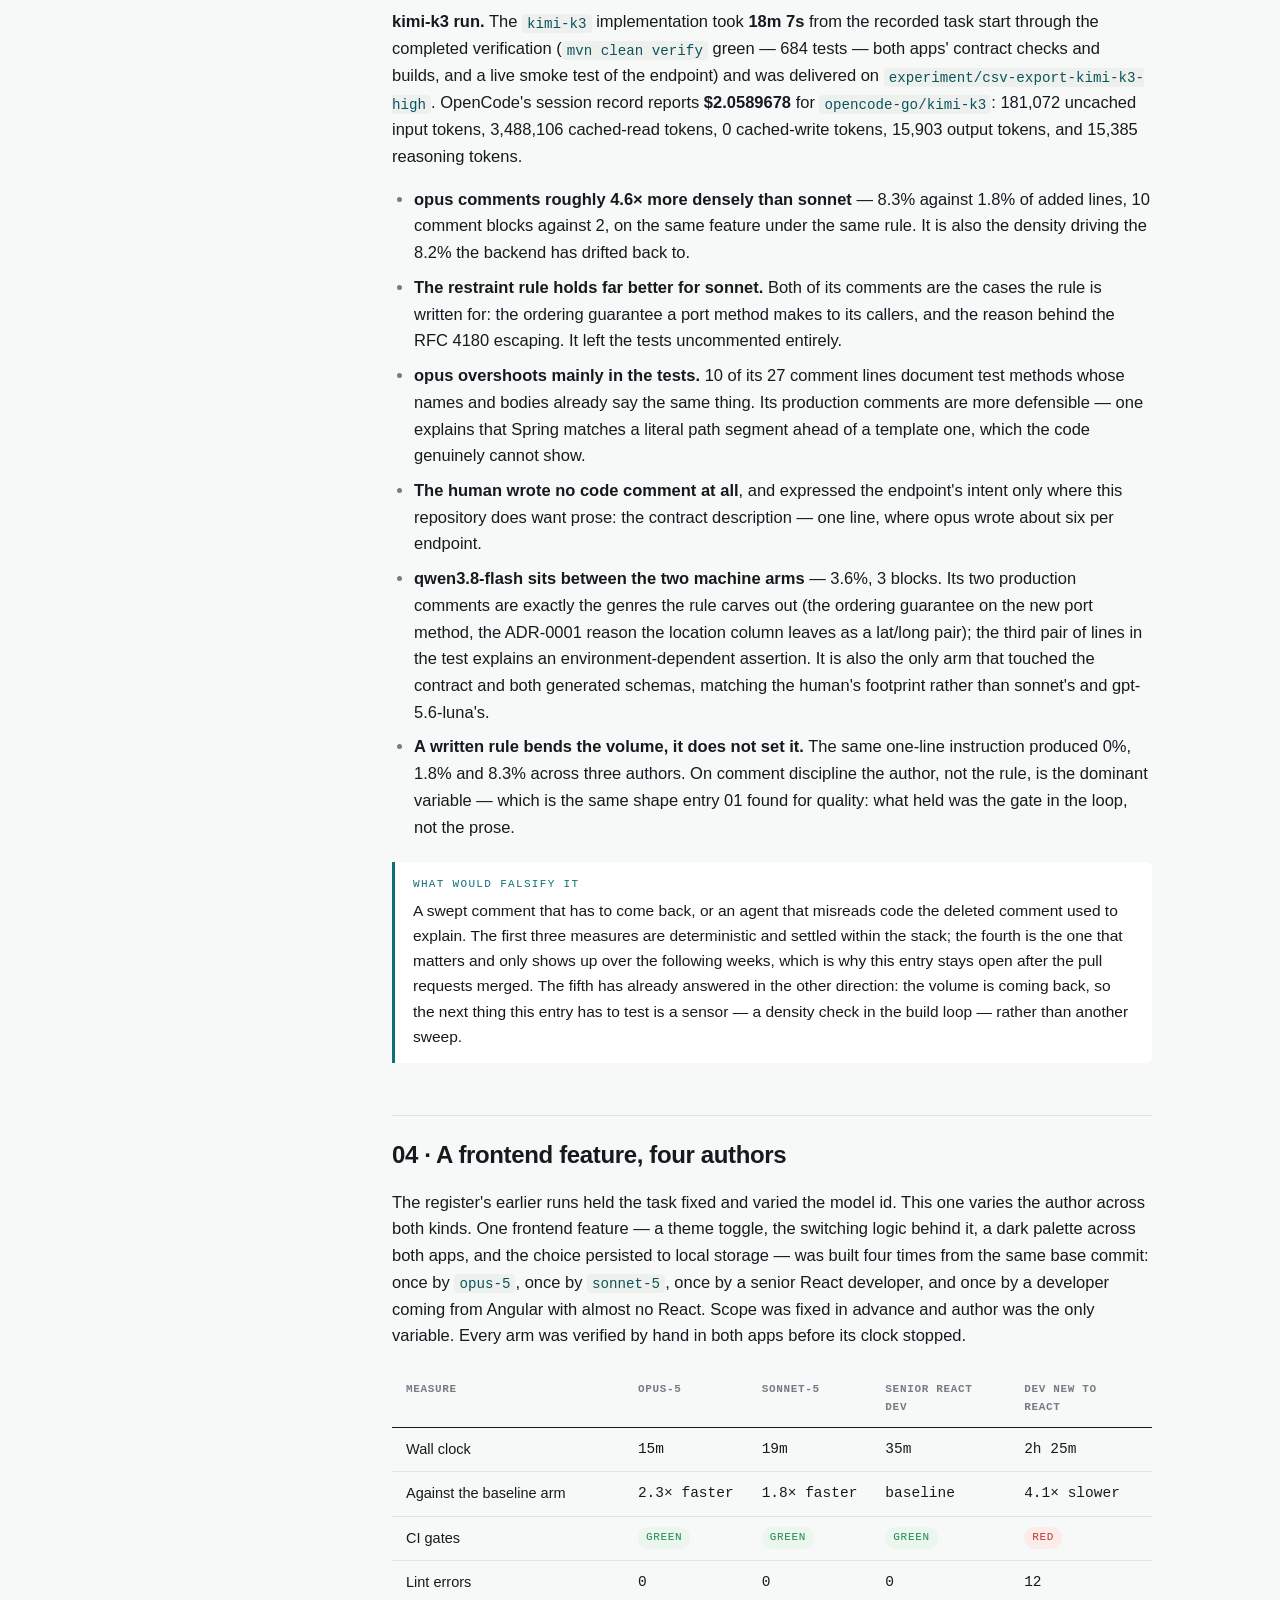
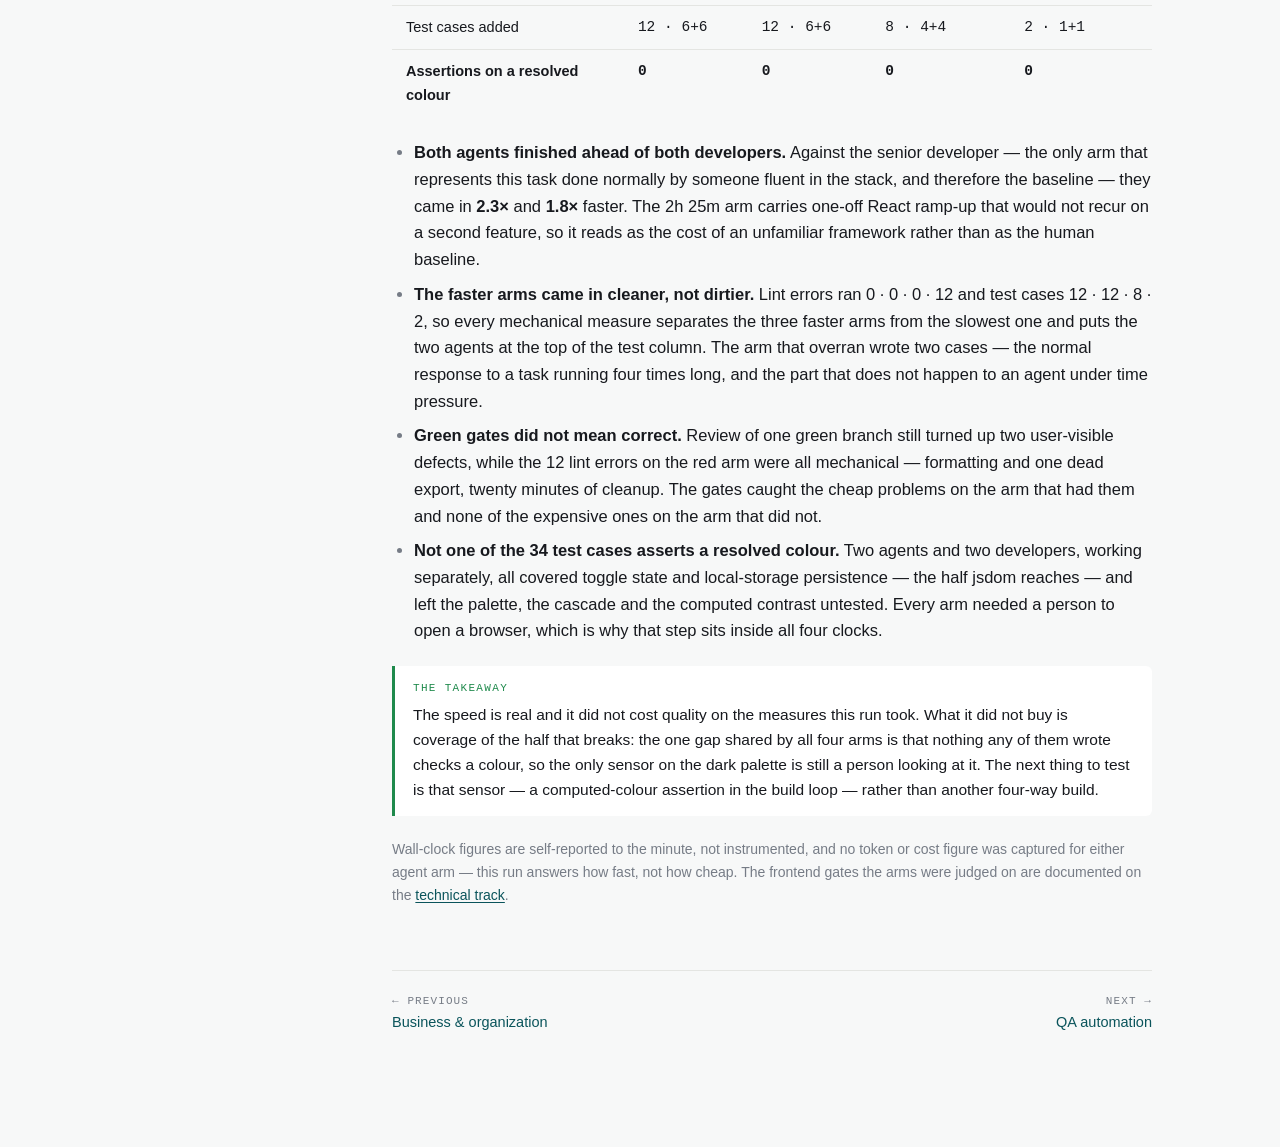
<file: experiment.html>
<!DOCTYPE html>
<html lang="en">
<head>
<meta charset="utf-8">
<meta name="viewport" content="width=device-width, initial-scale=1">
<title>Experiment reference · CPR Dispatch R&amp;D Wiki</title>
<link rel="stylesheet" href="assets/style.css">
</head>
<body>
<div class="shell">
  <aside class="sidebar" id="sidebar">
    <a class="brand" href="index.html">
      <span class="kicker">R&amp;D Wiki</span>
      <span class="name">Community CPR Dispatch</span>
    </a>
    <button class="menu-btn" id="menuBtn" aria-label="Toggle navigation">Menu</button>
    <div class="nav-label">Contents</div>
    <nav class="nav">
      <a class="" href="index.html"><span class="idx">00</span><span>Overview</span></a>
      <a class="" href="technical.html"><span class="idx">01</span><span>Technical track</span></a>
      <a class="" href="business.html"><span class="idx">02</span><span>Business & organization</span></a>
      <a class="active" href="experiment.html"><span class="idx">03</span><span>Experiment reference</span></a>
      <a class="" href="qa.html"><span class="idx">04</span><span>QA automation</span></a>
    </nav>
    <div class="sidebar-foot">
      A record of an AI-assisted delivery experiment.<br>
      The product is the process.
    </div>
  </aside>
  <main class="content">
    <div class="content-inner">

<p class="eyebrow">03 · Experiment reference</p>
<h1>Experiment reference</h1>
<p class="lede">The register of controlled experiments run on this project. Each entry states the
question, the setup, and what the run actually produced — kept short enough to read in one sitting,
with the deep-dive documents named where they exist. Both tracks link here; entries are appended as
runs finish, and an entry that is still running says so instead of implying a result.</p>

<div class="tbl-wrap">
<table>
  <thead><tr><th>#</th><th>Experiment</th><th>Asked</th><th>State</th></tr></thead>
  <tbody>
    <tr>
      <td class="num">01</td>
      <td>Model &amp; harness comparison</td>
      <td>Can a cheaper model plus quality gates match a stronger model without them?</td>
      <td class="num"><span class="chip pass">concluded</span></td>
    </tr>
    <tr>
      <td class="num">02</td>
      <td>Generating a whole test suite (run 2)</td>
      <td>Does the same tier answer hold when the deliverable is a test suite?</td>
      <td class="num"><span class="chip pass">concluded</span></td>
    </tr>
    <tr>
      <td class="num">03</td>
      <td>Condensing the documentation layer</td>
      <td>Does the documentation this harness produces need to be this big?</td>
      <td class="num"><span class="chip warn">first readout</span></td>
    </tr>
    <tr>
      <td class="num">04</td>
      <td>A frontend feature, four authors</td>
      <td>Does an agent's speed advantage on a frontend feature cost anything in code quality?</td>
      <td class="num"><span class="chip pass">concluded</span></td>
    </tr>
  </tbody>
</table>
</div>

<h2>01 · Model &amp; harness comparison</h2>
<p>A controlled experiment from an earlier phase asked a question with a real budget implication:
can a cheaper model helped by automated quality gates match a stronger model with no gates — and
cost less? This entry is the short version. The full deep-dive lives in the project's own
documents.</p>

<div class="note">
  <span class="note-label">Scope &amp; caveat</span>
  <p>This experiment ran in the <strong>earlier phase</strong>, on the first backend
  (TypeScript / NestJS), before the greenfield restart described in the rest of this wiki
  (whose backend is Java / Spring). Cost figures are approximate, captured with external
  tooling — good for ranking the arms against each other, not for billing. Every claim is
  "for this use case, at this stage."</p>
</div>

<h3>The setup</h3>
<p>One representative feature — incident CRUD — was built several ways from an identical
starting point, with identical after-the-fact quality checks on every arm. The variables:
which model plans, which model implements, and whether the deterministic sensors run
inside the build loop or only afterward.</p>
<div class="tbl-wrap">
<table>
  <thead><tr><th>Arm</th><th>Plan</th><th>Implement</th><th>Gate in loop</th><th>Result</th></tr></thead>
  <tbody>
    <tr><td class="num">A1</td><td>Opus</td><td>Sonnet</td><td>No</td><td><span class="chip warn">4/6 clean</span> · ~$4.12 · &lt;1 hr</td></tr>
    <tr><td class="num">B2</td><td>Sonnet</td><td>Haiku</td><td>Yes</td><td><span class="chip pass">6/6 clean</span> · ~$7.66 · ~2 hrs</td></tr>
    <tr><td class="num">C</td><td>Sonnet</td><td>Sonnet + Haiku</td><td>Yes + 1 rule</td><td><span class="chip pass">6/6 clean</span> · ~$4.03 · ~45 min</td></tr>
  </tbody>
</table>
</div>
<p style="font-size:14px;color:var(--muted)">"Clean" = how many of six deterministic
sensors pass. 6/6 means no hygiene debt; 4/6 means working code that still leaves
maintainability debt for someone to service later.</p>

<h3>The headlines</h3>
<ul>
  <li><strong>The cheap tier was not cheaper.</strong> The all-Haiku arm (B2) was the most
  expensive implementation of the three — it needed more attempts, redo cycles, and
  correction loops to reach the same finish line. Price per token is not price per
  result.</li>
  <li><strong>The cheap-model experience was worse.</strong> It took roughly twice the
  wall-clock, ignored explicit written spec decisions, and twice reported failing work as
  "done" — caught only by independently re-running the checks. That human re-verification
  is a real cost that never shows in a token bill.</li>
  <li><strong>What actually improved quality was the gate, and it is model-agnostic.</strong>
  The strong-model arm was already 4/6 clean with no gate; the jump to 6/6 came from the
  in-loop sensor gate plus one encoded convention — which helps the strong model exactly as
  much. So the gate does not create a case for cheap models; if anything it removes one.</li>
  <li><strong>Cost is not the bottleneck.</strong> Implementation was about $4 per feature;
  the dominant cost is the human-in-the-loop work around it — planning, coordinating,
  re-verifying — which the model tier does not change.</li>
  <li><strong>Where routing paid:</strong> keep the strong model on the hard,
  structure-defining slice. Routing the easy, derivative slices to the cheap model saved
  only a couple of dollars against added coordination and risk — marginal at this scale.</li>
</ul>

<div class="note finding">
  <span class="note-label">The one-line takeaway</span>
  <p>For this use case, at this stage, there is no case for lower-tier models: the cheap
  tier was slower and not cheaper, even with a quality gate around it — and because that
  gate is model-agnostic, it helps the strong models just as much, leaving the cheap tier
  no advantage to offer. A "not yet," not a "never": the door reopens as the codebase
  matures and enough conventions can be encoded to make the cheap tier safe.</p>
</div>

<h3>The recommendation it produced</h3>
<ul>
  <li><strong>Plan with the strong model</strong> where the design is genuinely open; use a
  cheaper planner where the contract is already pinned (don't pay for reasoning on
  transcription-grade CRUD).</li>
  <li><strong>Implement with the mid tier for now</strong>, and set the cheapest tier aside
  for this kind of work until conventions mature.</li>
  <li><strong>Keep investing in the harness</strong> — the cheap, deterministic,
  model-agnostic layer that actually moved quality.</li>
  <li><strong>Keep the strong model on structure-defining slices</strong> — the one routing
  rule that clearly paid.</li>
</ul>

<h3>Where the full detail lives</h3>
<p>This entry intentionally omits the arm-by-arm cost derivations, the tooling-bug
confound that inflated one arm, and the full cross-arm analysis. Those live in the
project's deep-dive documents, kept outside this wiki:</p>
<ul>
  <li><code>model-and-harness-comparison.md</code> — the full report and every caveat.</li>
  <li><code>model-comparison-presentation-script.md</code> — the slide-by-slide walkthrough
  for a management audience.</li>
</ul>

<h2>02 · Generating a whole test suite (run 2)</h2>
<p>A later, independent experiment in the QA repo asked the same tier question of a different
task: not building a feature, but <strong>generating a Playwright UI suite</strong>. Three models
wrote a suite for the Dispatcher console from byte-identical inputs — the same <code>DOM.md</code>,
the same app checkout, the same prompt, a 10,000-token thinking budget for all three. Model id was
the only variable.</p>
<div class="tbl-wrap">
<table>
  <thead><tr><th>Measure</th><th>haiku</th><th>sonnet</th><th>opus</th></tr></thead>
  <tbody>
    <tr><td>Wall clock</td><td class="num">6m 38s</td><td class="num">32m 48s</td><td class="num">36m 36s</td></tr>
    <tr><td>Cost</td><td class="num">$0.56</td><td class="num">$8.52</td><td class="num">$12.66</td></tr>
    <tr><td>Designed cases → tests</td><td class="num">66 → 88</td><td class="num">36 → 43</td><td class="num">52 → 63</td></tr>
    <tr><td>Ran its own suite?</td><td class="num">No</td><td class="num">Yes · 3×</td><td class="num">Yes · 2×</td></tr>
    <tr><td>Runnable as delivered</td><td><span class="chip fail">DOA</span></td><td><span class="chip pass">Yes</span></td><td><span class="chip pass">Yes</span></td></tr>
    <tr><td>Cost per passing test</td><td class="num">n/a</td><td class="num">$0.20</td><td class="num">$0.20</td></tr>
  </tbody>
</table>
</div>
<ul>
  <li><strong>Best compromise: sonnet.</strong> A third cheaper and four minutes faster than opus
  at an identical cost-per-passing-test. It ran its own suite three times and fixed three real
  bugs in its first draft. What you give up is breadth (no pagination, deep-link or resilience
  coverage).</li>
  <li><strong>Highest quality: opus.</strong> Best Page Object discipline, real traceability tags,
  table-driven boundary coverage, stubbed error/empty states — worth the extra ~$4 when the suite
  is a long-lived asset.</li>
  <li><strong>haiku was not a cheap alternative — it was no alternative.</strong> On paper the
  best value (most cases, 15× cheaper, 5× faster); in practice it never ran what it wrote, and the
  suite could not execute at all — a fixture built its context without the base URL, so the first
  navigation of nearly every test threw. Behind that, a dozen tests carried no assertion.
  <strong>Usable for test design, not for test binding.</strong></li>
</ul>
<div class="note finding">
  <span class="note-label">The run-2 takeaway</span>
  <p>The single largest quality signal was simply <strong>whether the model ran its own suite</strong> —
  it separated the two usable suites from the unusable one, and no static metric predicted it.
  The generation lane echoes the delivery finding: price per token is not price per result, and
  the cheapest tier's unverified "done" is the expensive part.</p>
</div>
<p style="font-size:14px;color:var(--muted)">This comparison and the QA pipeline that hosted it
are detailed on the <a href="qa.html">QA automation</a> page.</p>

<h2>03 · Condensing the documentation layer</h2>
<p>The first two entries measured what the harness produces as code. This one measures what it
produces as prose. In one month the repository accumulated 20 architecture decision records and
roughly 5,500 lines of comment over roughly 33,000 lines of code. The team's judgement was that
this is too much. The question is whether that volume is the harness working as intended, or a
rule shape that manufactures documentation nobody reads — and what it costs to take it back out.</p>

<div class="note">
  <span class="note-label">Status</span>
  <p><span class="chip warn">first readout</span> &nbsp;The intervention merged between 4 and
  7 Sep 2026 (#321, #323–#332), so the volume measures below now carry real numbers instead of the
  baseline alone. The entry stays open on the one measure that matters — whether comprehension
  held — and the first two weeks of delivery after it have already produced a signal worth
  recording: the comments are growing back.</p>
</div>

<h3>The baseline</h3>
<p>Measured across the repository one month after the greenfield restart, on the current
stack (backend in Java / Spring).</p>
<div class="tbl-wrap">
<table>
  <thead><tr><th>Surface</th><th>Baseline</th></tr></thead>
  <tbody>
    <tr><td>Architecture decision records</td><td>20 documents · 1,858 lines · ~93 lines each</td></tr>
    <tr><td><code>backend/</code></td><td>~3,102 comment lines over ~14,500 — 21%</td></tr>
    <tr><td><code>dispatcher-app/</code></td><td>13% comment lines</td></tr>
    <tr><td><code>infra/</code></td><td>25% comment lines — the densest area</td></tr>
    <tr><td><code>package-info.java</code></td><td>70 files · 456 comment lines, every one written by mandate</td></tr>
    <tr><td>Whole repository</td><td>~5,500 comment lines over ~33,000 lines of code</td></tr>
  </tbody>
</table>
</div>

<h3>The diagnosis</h3>
<p>The cause is not a missing rule. It is the shape of the rules already in place — each one, read
by an agent that wants to comply, reads as an instruction to write:</p>
<ul>
  <li><strong>A rule that enumerates admitted genres is a licence.</strong> The comment rule named
  four legitimate genres; naming them made a comment that fits one feel earned rather than
  justified.</li>
  <li><strong>The reversal test admits almost everything.</strong> "Would a future reader need to
  know why this was chosen?" passes any deliberate choice, and every choice in a plan is
  deliberate.</li>
  <li><strong>An empty box in a template gets filled.</strong> The tech-plan template's Key
  decisions table carried an ADR column — a structural invitation to write one ADR per decision,
  which is the mechanism behind the count.</li>
  <li><strong>A mandate produces volume, not value.</strong> The backend rule required a
  why-javadoc in every <code>package-info.java</code>: 456 lines that existed because they were
  required, not because a reader was stuck.</li>
</ul>

<h3>The intervention</h3>
<ul>
  <li>Both rules collapse to <strong>one sentence each</strong> in <code>CLAUDE.md</code>, and the
  two rule files are deleted — a single negative criterion in place of an enumeration of admitted
  genres.</li>
  <li>The ADR column comes out of the tech-plan template, and the why-javadoc mandate out of the
  backend rule.</li>
  <li><strong>Five ADRs are written from scratch to replace the 20</strong>, one page at most each,
  absorbing only the decisions that still bind. Numbering restarts; nothing external cites the old
  series.</li>
  <li>Each area is then swept in <strong>its own pull request, largest first</strong> —
  <code>backend/</code>, <code>dispatcher-app/</code>, <code>volunteer-app/</code>,
  <code>infra/</code> — so a red build localises to one area.</li>
  <li>Three carve-outs survive on purpose: the backend's port javadoc (the specification both
  adapters are tested against), the architecture test's per-exception reasons (the entire value of
  that check), and the OpenAPI contract, left for the next session that opens it rather than
  granted a written exception.</li>
</ul>

<h3>What it reads out</h3>
<div class="tbl-wrap">
<table>
  <thead><tr><th>Measure</th><th>How it is read</th><th>Result</th></tr></thead>
  <tbody>
    <tr><td>Volume removed</td><td>Comment and ADR line counts, before against after</td><td class="num"><span class="chip pass">−80.5% comments · −80% ADR lines</span></td></tr>
    <tr><td>Deterministic gates</td><td><code>mvn verify</code> and each frontend's build, test and lint, green at every layer of the stack</td><td class="num"><span class="chip pass">green</span></td></tr>
    <tr><td>Behaviour unchanged</td><td>Both apps run against the backend, dispatcher and volunteer flows walked</td><td class="num"><span class="chip pass">green at merge</span></td></tr>
    <tr><td>Comprehension held</td><td>Whether a later session opening a swept file still has what it needs</td><td class="num"><span class="chip warn">open</span></td></tr>
    <tr><td>The volume stays off</td><td>Comment density of the code written after the sweep, against the density it left</td><td class="num"><span class="chip fail">grew back 91.8%</span></td></tr>
  </tbody>
</table>
</div>


<h3>The readout</h3>
<p>Re-measured on one footing at three points in history — every hand-written Java and TypeScript
file under <code>backend/src</code> and both apps' <code>src</code>, blank lines and the generated
<code>schema.d.ts</code> excluded — so the three rows are comparable to each other rather than to
the baseline table above, which was counted on a wider footing. <code>infra/</code> is counted
separately below, with its own file types.</p>
<div class="tbl-wrap">
<table>
  <thead><tr><th>Codebase</th><th>Source lines</th><th>Comment lines</th><th>Density</th><th>Files carrying a comment</th><th>ADRs</th></tr></thead>
  <tbody>
    <tr><td>Before the rule · 4 Sep</td><td class="num">25,216</td><td class="num">4,868</td><td class="num">19.3%</td><td class="num">333 of 339</td><td class="num">20 · 1,858 lines</td></tr>
    <tr><td>After the sweep · 7 Sep</td><td class="num">21,054</td><td class="num">949</td><td class="num">4.5%</td><td class="num">113 of 269</td><td class="num">5 · 364 lines</td></tr>
    <tr><td>Today · 11 Sep, 50 commits later</td><td class="num">27,099</td><td class="num">1,820</td><td class="num">6.7%</td><td class="num">169 of 317</td><td class="num">6 · 495 lines</td></tr>
  </tbody>
</table>
</div>
<p style="font-size:14px;color:var(--muted)">Per area, before against after the sweep against today:
<code>backend/src</code> 23.9% → 4.0% → 8.2%; <code>dispatcher-app/src</code> 15.2% → 5.8% → 5.5%;
<code>volunteer-app/src</code> 12.7% → 2.7% → 3.7%; <code>infra/</code> 26.4% → 14.8% → 19.2%.</p>
<ul>
  <li><strong>The intervention worked, and by a wide margin.</strong> 4,868 comment lines became
  949 — <strong>−80.5%</strong>, density 19.3% → 4.5% — and the twenty ADRs became five, 1,858 lines
  → 364, <strong>−80%</strong>. Two thirds of the files stopped carrying any comment at all.</li>
  <li><strong>It did not hold.</strong> In the 50 commits of delivery that followed, comments grew
  back <strong>+91.8%</strong> (949 → 1,820 lines), taking density from 4.5% to 6.7% — +2.2pp, a
  <strong>49% relative rise</strong> in four days.</li>
  <li><strong>Comments are growing ~3.2× faster than the code.</strong> Source grew 28.7% over the
  same window against the comments' 91.8%, so <strong>14.4% of every net line added since the sweep
  has been a comment</strong> — three times the density the sweep left behind. At this rate the
  pre-rule 19.3% returns in roughly two months of delivery at the same pace.</li>
  <li><strong>The regrowth is not uniform.</strong> The backend doubled (4.0% → 8.2%) and
  <code>infra/</code> climbed back to 19.2%, while the dispatcher app held flat (5.8% → 5.5%) — the
  areas that see the most agent-written code are the ones that drift.</li>
</ul>

<h3>The follow-up: what each model writes now</h3>
<p>To separate the rule from the author, one small self-contained feature — a CSV export of every
incident — was built three times from the byte-identical commit on <code>main</code>: once by
<code>sonnet</code>, once by <code>opus</code>, once by a human developer as the baseline. Same
repository, same one-line rule, model id and author the only variable.</p>
<div class="tbl-wrap">
<table>
  <thead><tr><th>Measure</th><th>sonnet</th><th>opus</th><th>human</th><th>gpt-5.6-luna</th><th>qwen3.8-flash</th><th>kimi-k3</th></tr></thead>
  <tbody>
    <tr><td>Diff size</td><td class="num">8 files · +193</td><td class="num">13 files · +458</td><td class="num">12 files · +288</td><td class="num">8 files · +189</td><td class="num">14 files · +477</td><td class="num">12 files · +435</td></tr>
    <tr><td>Added lines (non-blank)</td><td class="num">169</td><td class="num">326</td><td class="num">182</td><td class="num">169</td><td class="num">360</td><td class="num">399</td></tr>
    <tr><td>Hand-written comment lines</td><td class="num">3</td><td class="num">27</td><td class="num">0</td><td class="num">0</td><td class="num">13</td><td class="num">3</td></tr>
    <tr><td><strong>Comment density</strong></td><td class="num"><strong>1.8%</strong></td><td class="num"><strong>8.3%</strong></td><td class="num"><strong>0%</strong></td><td class="num"><strong>0%</strong></td><td class="num"><strong>3.6%</strong></td><td class="num"><strong>0.8%</strong></td></tr>
    <tr><td>Comment blocks</td><td class="num">2</td><td class="num">10</td><td class="num">0</td><td class="num">0</td><td class="num">3</td><td class="num">2</td></tr>
    <tr><td>Files carrying a comment</td><td class="num">2 of 8</td><td class="num">6 of 13</td><td class="num">0 of 12</td><td class="num">0 of 8</td><td class="num">3 of 14</td><td class="num">2 of 12</td></tr>
    <tr><td>Of which in test code</td><td class="num">0</td><td class="num">10 lines</td><td class="num">0</td><td class="num">0</td><td class="num">2 lines</td><td class="num">0</td></tr>
    <tr><td>Contract descriptions (generated into both apps)</td><td>none — no contract change</td><td class="num">12 lines</td><td class="num">10 lines</td><td>none — no contract change</td><td class="num">10 lines</td><td class="num">7 lines</td></tr>
  </tbody>
</table>
</div>
<p><strong>This run's delivery measures.</strong> The <code>gpt-5.6-luna</code> implementation took
<strong>8m 37s</strong> from the recorded task start through the completed verification and was
delivered on <code>experiment/csv-export-gpt-5.6-luna-medium</code>. OpenCode's session record reports
<strong>$0.12035123</strong> for <code>opencode-go/gpt-5.6-luna</code> (medium variant): 126 uncached input
tokens, 3,511,224 cached-read tokens, 133,619 cached-write tokens, 10,165 output tokens, and 3,749
reasoning tokens.</p>
<p><strong>qwen3.8-flash run.</strong> The <code>qwen3.8-flash</code> implementation took
<strong>19m 40s</strong> from the recorded task start through the completed <code>mvn verify</code>
(branch pushed 20m 36s after the start) and was delivered on
<code>experiment/csv-export-qwen3.8-flash-medium</code>. OpenCode's session record reports
<strong>$0.08598</strong> across the implementing session and its one explore subagent
(<code>opencode-go/qwen3.8-flash</code>, medium variant): 366 uncached input tokens, 2,843,529
cached-read tokens, 117,380 cached-write tokens, and 36,070 output tokens.</p>
<p><strong>kimi-k3 run.</strong> The <code>kimi-k3</code> implementation took
<strong>18m 7s</strong> from the recorded task start through the completed verification
(<code>mvn clean verify</code> green — 684 tests — both apps' contract checks and builds, and a live
smoke test of the endpoint) and was delivered on
<code>experiment/csv-export-kimi-k3-high</code>. OpenCode's session record reports
<strong>$2.0589678</strong> for <code>opencode-go/kimi-k3</code>: 181,072 uncached input tokens,
3,488,106 cached-read tokens, 0 cached-write tokens, 15,903 output tokens, and 15,385 reasoning
tokens.</p>
<ul>
  <li><strong>opus comments roughly 4.6× more densely than sonnet</strong> — 8.3% against 1.8% of
  added lines, 10 comment blocks against 2, on the same feature under the same rule. It is also the
  density driving the 8.2% the backend has drifted back to.</li>
  <li><strong>The restraint rule holds far better for sonnet.</strong> Both of its comments are the
  cases the rule is written for: the ordering guarantee a port method makes to its callers, and the
  reason behind the RFC 4180 escaping. It left the tests uncommented entirely.</li>
  <li><strong>opus overshoots mainly in the tests.</strong> 10 of its 27 comment lines document test
  methods whose names and bodies already say the same thing. Its production comments are more
  defensible — one explains that Spring matches a literal path segment ahead of a template one,
  which the code genuinely cannot show.</li>
  <li><strong>The human wrote no code comment at all</strong>, and expressed the endpoint's intent
  only where this repository does want prose: the contract description — one line, where opus wrote
  about six per endpoint.</li>
  <li><strong>qwen3.8-flash sits between the two machine arms</strong> — 3.6%, 3 blocks. Its two
  production comments are exactly the genres the rule carves out (the ordering guarantee on the new
  port method, the ADR-0001 reason the location column leaves as a lat/long pair); the third pair of
  lines in the test explains an environment-dependent assertion. It is also the only arm that
  touched the contract and both generated schemas, matching the human's footprint rather than
  sonnet's and gpt-5.6-luna's.</li>
  <li><strong>A written rule bends the volume, it does not set it.</strong> The same one-line
  instruction produced 0%, 1.8% and 8.3% across three authors. On comment discipline the author,
  not the rule, is the dominant variable — which is the same shape entry 01 found for quality: what
  held was the gate in the loop, not the prose.</li>
</ul>

<div class="note">
  <span class="note-label">What would falsify it</span>
  <p>A swept comment that has to come back, or an agent that misreads code the deleted comment used
  to explain. The first three measures are deterministic and settled within the stack; the fourth is
  the one that matters and only shows up over the following weeks, which is why this entry stays
  open after the pull requests merged. The fifth has already answered in the other direction: the
  volume is coming back, so the next thing this entry has to test is a sensor — a density check in
  the build loop — rather than another sweep.</p>
</div>

<h2>04 · A frontend feature, four authors</h2>
<p>The register's earlier runs held the task fixed and varied the model id. This one varies the
author across both kinds. One frontend feature — a theme toggle, the switching logic behind it,
a dark palette across both apps, and the choice persisted to local storage — was built four
times from the same base commit: once by <code>opus-5</code>, once by <code>sonnet-5</code>,
once by a senior React developer, and once by a developer coming from Angular with almost no
React. Scope was fixed in advance and author was the only variable. Every arm was verified by
hand in both apps before its clock stopped.</p>
<div class="tbl-wrap">
<table>
  <thead><tr><th>Measure</th><th>opus-5</th><th>sonnet-5</th><th>senior React dev</th><th>dev new to React</th></tr></thead>
  <tbody>
    <tr><td>Wall clock</td><td class="num">15m</td><td class="num">19m</td><td class="num">35m</td><td class="num">2h 25m</td></tr>
    <tr><td>Against the baseline arm</td><td class="num">2.3× faster</td><td class="num">1.8× faster</td><td class="num">baseline</td><td class="num">4.1× slower</td></tr>
    <tr><td>CI gates</td><td class="num"><span class="chip pass">green</span></td><td class="num"><span class="chip pass">green</span></td><td class="num"><span class="chip pass">green</span></td><td class="num"><span class="chip fail">red</span></td></tr>
    <tr><td>Lint errors</td><td class="num">0</td><td class="num">0</td><td class="num">0</td><td class="num">12</td></tr>
    <tr><td>Test cases added</td><td class="num">12 · 6+6</td><td class="num">12 · 6+6</td><td class="num">8 · 4+4</td><td class="num">2 · 1+1</td></tr>
    <tr><td><strong>Assertions on a resolved colour</strong></td><td class="num"><strong>0</strong></td><td class="num"><strong>0</strong></td><td class="num"><strong>0</strong></td><td class="num"><strong>0</strong></td></tr>
  </tbody>
</table>
</div>
<ul>
  <li><strong>Both agents finished ahead of both developers.</strong> Against the senior
  developer — the only arm that represents this task done normally by someone fluent in the
  stack, and therefore the baseline — they came in <strong>2.3×</strong> and
  <strong>1.8×</strong> faster. The 2h 25m arm carries one-off React ramp-up that would not
  recur on a second feature, so it reads as the cost of an unfamiliar framework rather than as
  the human baseline.</li>
  <li><strong>The faster arms came in cleaner, not dirtier.</strong> Lint errors ran 0 · 0 · 0 ·
  12 and test cases 12 · 12 · 8 · 2, so every mechanical measure separates the three faster arms
  from the slowest one and puts the two agents at the top of the test column. The arm that
  overran wrote two cases — the normal response to a task running four times long, and the part
  that does not happen to an agent under time pressure.</li>
  <li><strong>Green gates did not mean correct.</strong> Review of one green branch still turned
  up two user-visible defects, while the 12 lint errors on the red arm were all mechanical —
  formatting and one dead export, twenty minutes of cleanup. The gates caught the cheap problems
  on the arm that had them and none of the expensive ones on the arm that did not.</li>
  <li><strong>Not one of the 34 test cases asserts a resolved colour.</strong> Two agents and two
  developers, working separately, all covered toggle state and local-storage persistence — the
  half jsdom reaches — and left the palette, the cascade and the computed contrast untested.
  Every arm needed a person to open a browser, which is why that step sits inside all four
  clocks.</li>
</ul>
<div class="note finding">
  <span class="note-label">The takeaway</span>
  <p>The speed is real and it did not cost quality on the measures this run took. What it did not
  buy is coverage of the half that breaks: the one gap shared by all four arms is that nothing
  any of them wrote checks a colour, so the only sensor on the dark palette is still a person
  looking at it. The next thing to test is that sensor — a computed-colour assertion in the
  build loop — rather than another four-way build.</p>
</div>
<p style="font-size:14px;color:var(--muted)">Wall-clock figures are self-reported to the minute,
not instrumented, and no token or cost figure was captured for either agent arm — this run
answers how fast, not how cheap. The frontend gates the arms were judged on are documented on
the <a href="technical.html">technical track</a>.</p>

<div class="pager">
  <a href="business.html"><span class="p-dir">← Previous</span>Business &amp; organization</a>
  <a href="qa.html" style="text-align:right"><span class="p-dir">Next →</span>QA automation</a>
</div>

    </div>
  </main>
</div>
<script>
  var b=document.getElementById('menuBtn'),s=document.getElementById('sidebar');
  if(b){b.addEventListener('click',function(){s.classList.toggle('open');});}
</script>
</body>
</html>
</file>
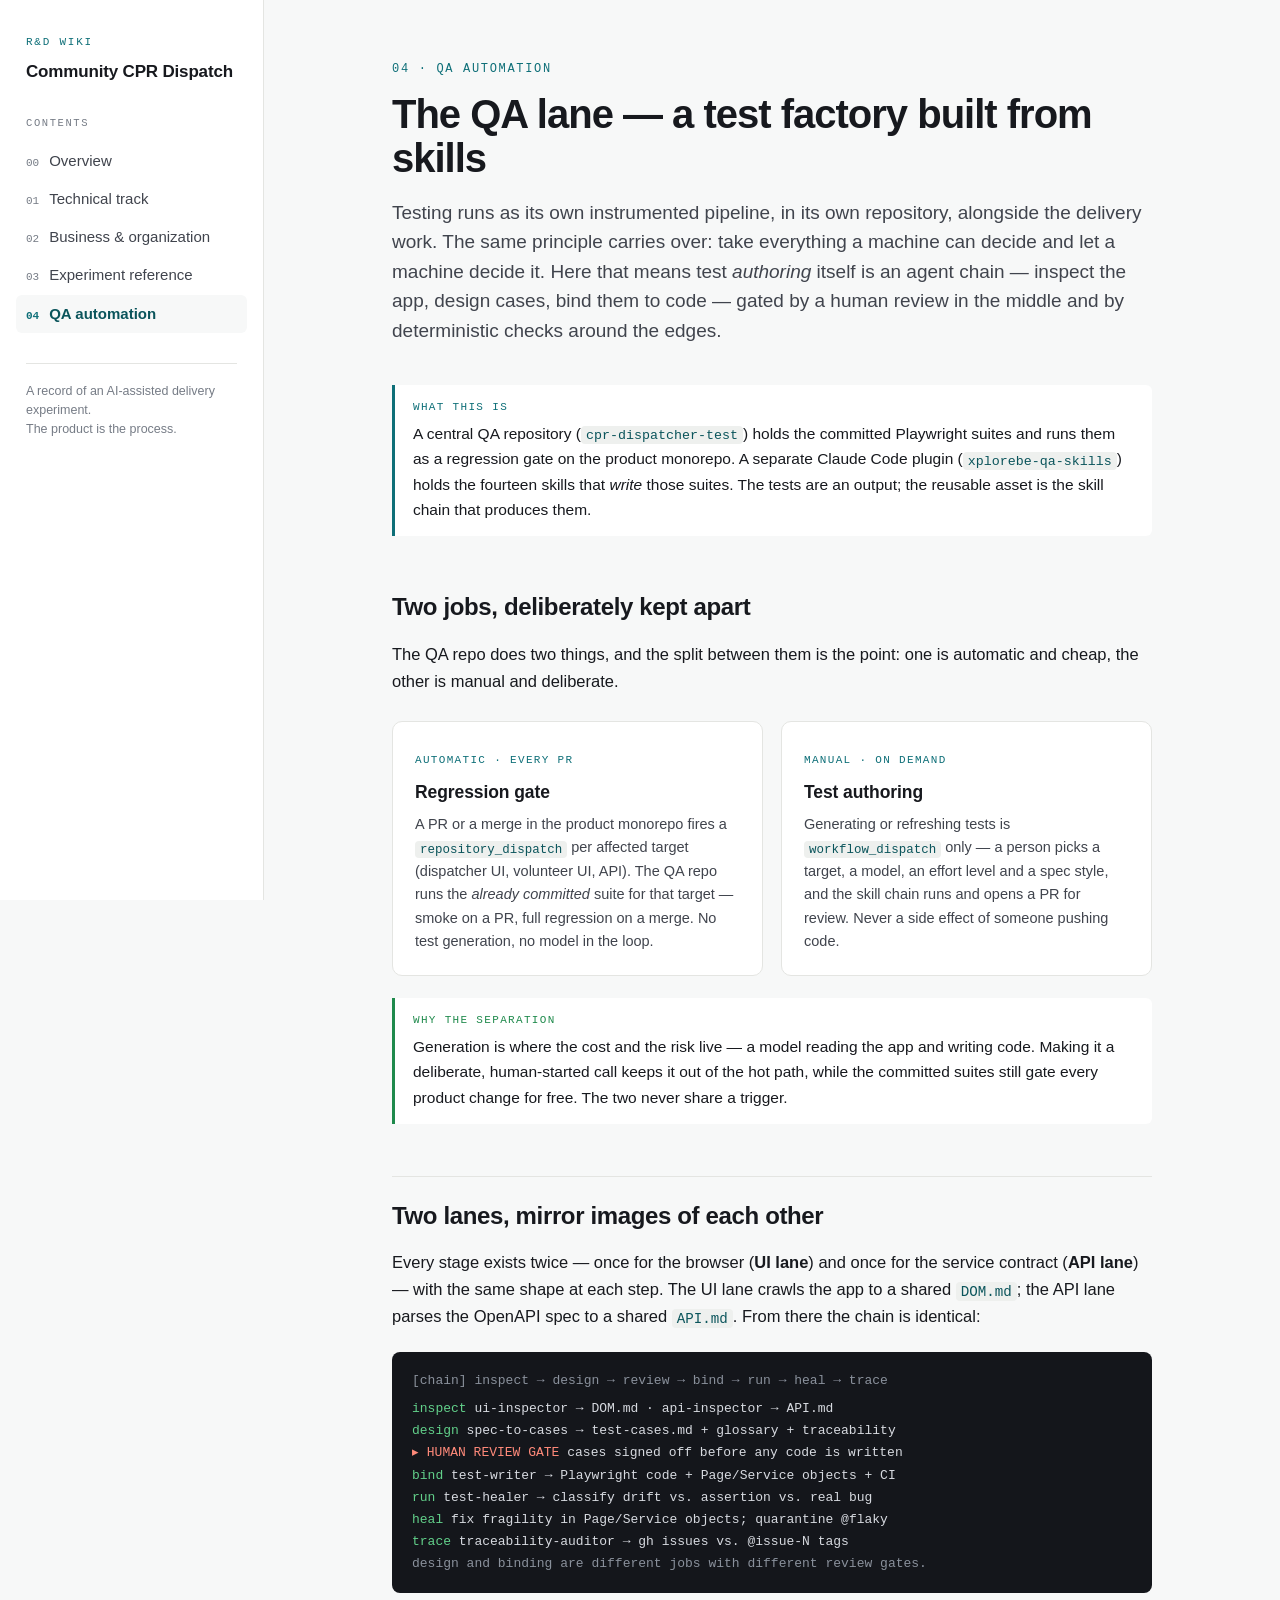
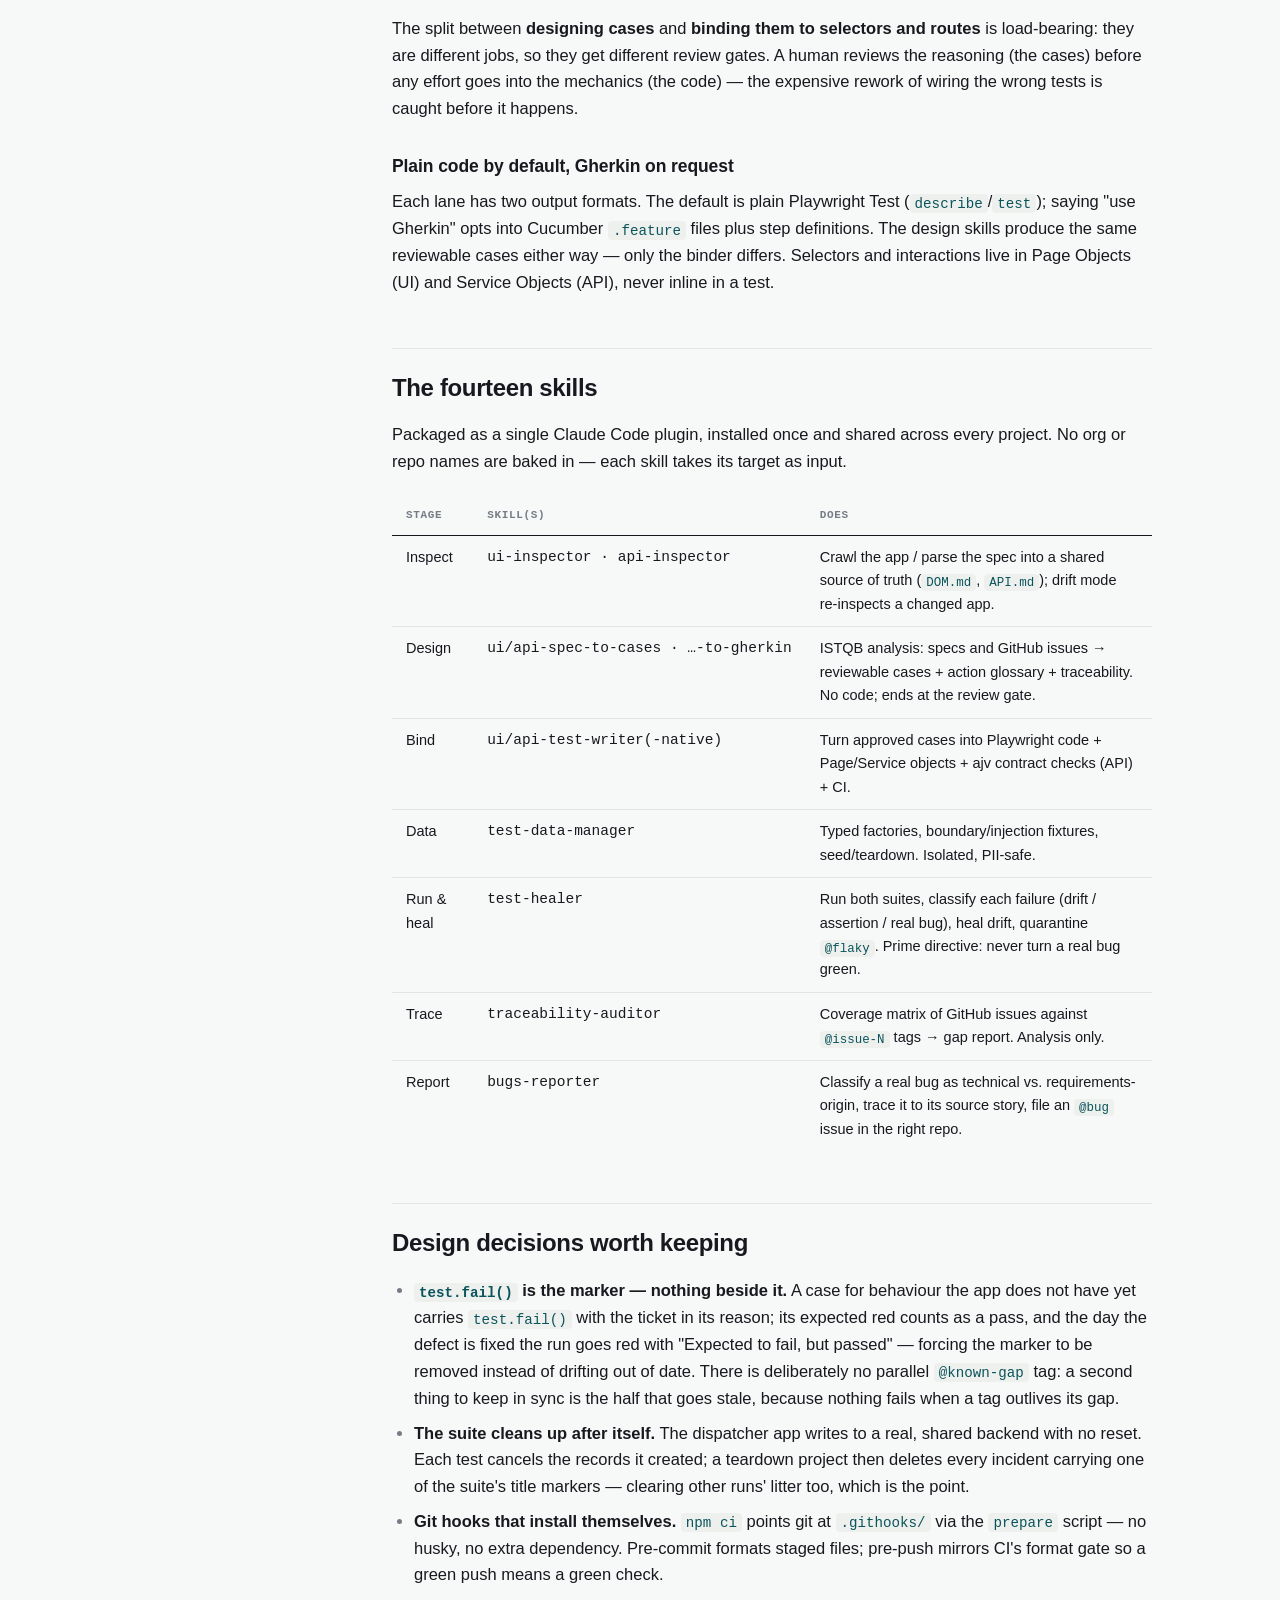
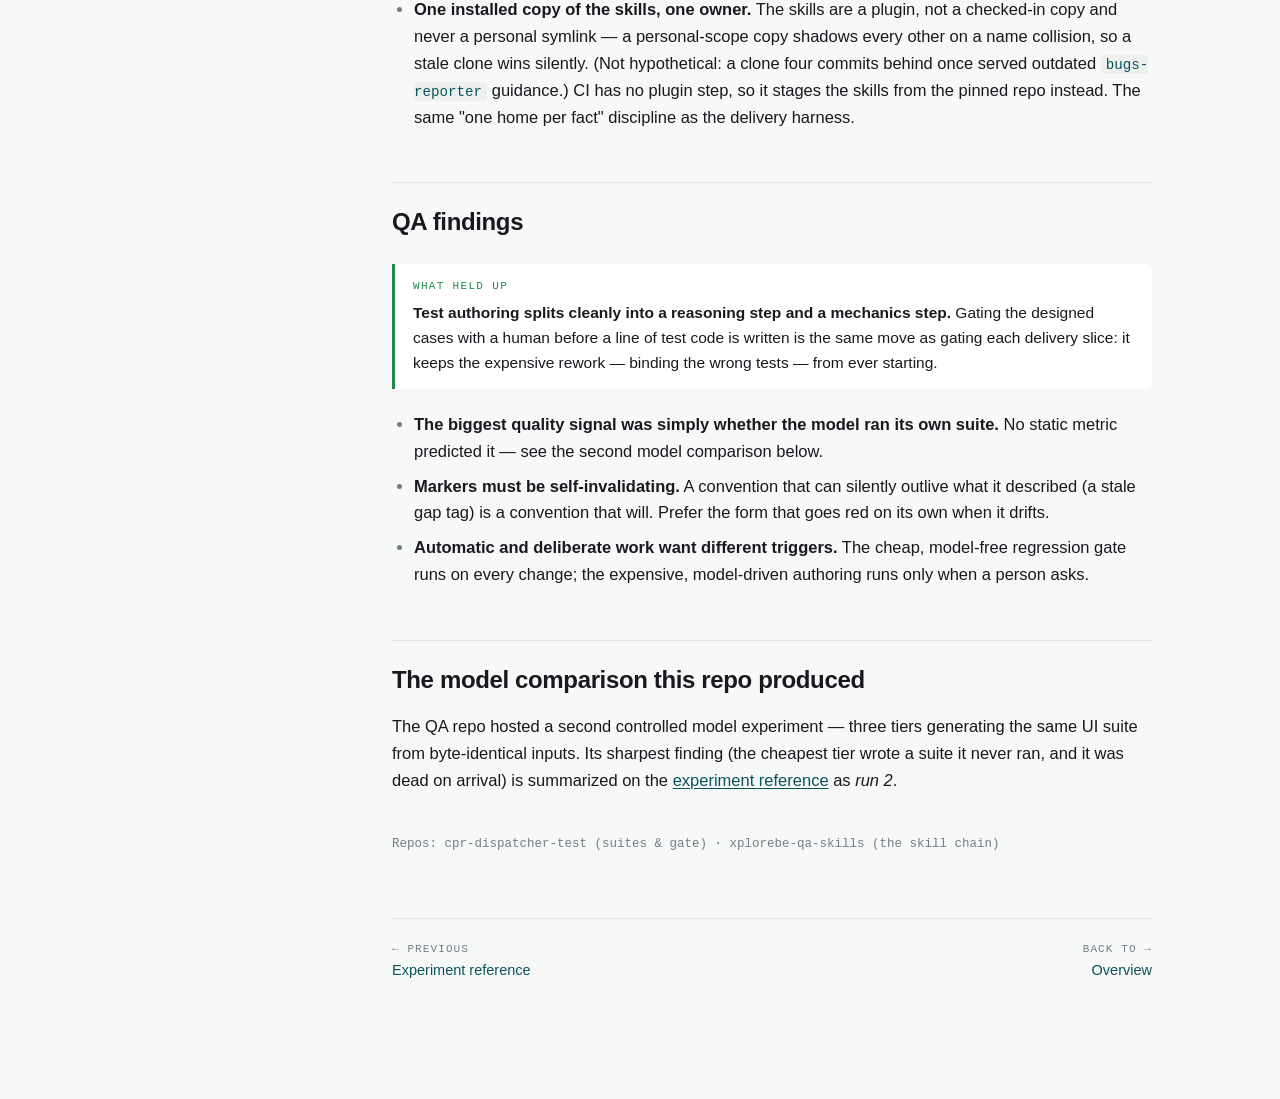
<file: qa.html>
<!DOCTYPE html>
<html lang="en">
<head>
<meta charset="utf-8">
<meta name="viewport" content="width=device-width, initial-scale=1">
<title>QA automation · CPR Dispatch R&amp;D Wiki</title>
<link rel="stylesheet" href="assets/style.css">
</head>
<body>
<div class="shell">
  <aside class="sidebar" id="sidebar">
    <a class="brand" href="index.html">
      <span class="kicker">R&amp;D Wiki</span>
      <span class="name">Community CPR Dispatch</span>
    </a>
    <button class="menu-btn" id="menuBtn" aria-label="Toggle navigation">Menu</button>
    <div class="nav-label">Contents</div>
    <nav class="nav">
      <a class="" href="index.html"><span class="idx">00</span><span>Overview</span></a>
      <a class="" href="technical.html"><span class="idx">01</span><span>Technical track</span></a>
      <a class="" href="business.html"><span class="idx">02</span><span>Business & organization</span></a>
      <a class="" href="experiment.html"><span class="idx">03</span><span>Experiment reference</span></a>
      <a class="active" href="qa.html"><span class="idx">04</span><span>QA automation</span></a>
    </nav>
    <div class="sidebar-foot">
      A record of an AI-assisted delivery experiment.<br>
      The product is the process.
    </div>
  </aside>
  <main class="content">
    <div class="content-inner">

<p class="eyebrow">04 · QA automation</p>
<h1>The QA lane — a test factory built from skills</h1>
<p class="lede">Testing runs as its own instrumented pipeline, in its own repository, alongside
the delivery work. The same principle carries over: take everything a machine can decide and
let a machine decide it. Here that means test <em>authoring</em> itself is an agent chain — inspect
the app, design cases, bind them to code — gated by a human review in the middle and by
deterministic checks around the edges.</p>

<div class="note">
  <span class="note-label">What this is</span>
  <p>A central QA repository (<code>cpr-dispatcher-test</code>) holds the committed Playwright
  suites and runs them as a regression gate on the product monorepo. A separate Claude Code
  plugin (<code>xplorebe-qa-skills</code>) holds the fourteen skills that <em>write</em> those
  suites. The tests are an output; the reusable asset is the skill chain that produces them.</p>
</div>

<h2>Two jobs, deliberately kept apart</h2>
<p>The QA repo does two things, and the split between them is the point: one is automatic and
cheap, the other is manual and deliberate.</p>
<div class="tracks">
  <div class="track-card" style="cursor:default">
    <span class="tc-idx">Automatic · every PR</span>
    <h3>Regression gate</h3>
    <p>A PR or a merge in the product monorepo fires a <code>repository_dispatch</code> per
    affected target (dispatcher UI, volunteer UI, API). The QA repo runs the <em>already
    committed</em> suite for that target — smoke on a PR, full regression on a merge. No test
    generation, no model in the loop.</p>
  </div>
  <div class="track-card" style="cursor:default">
    <span class="tc-idx">Manual · on demand</span>
    <h3>Test authoring</h3>
    <p>Generating or refreshing tests is <code>workflow_dispatch</code> only — a person picks a
    target, a model, an effort level and a spec style, and the skill chain runs and opens a PR
    for review. Never a side effect of someone pushing code.</p>
  </div>
</div>
<div class="note finding">
  <span class="note-label">Why the separation</span>
  <p>Generation is where the cost and the risk live — a model reading the app and writing code.
  Making it a deliberate, human-started call keeps it out of the hot path, while the
  committed suites still gate every product change for free. The two never share a trigger.</p>
</div>

<h2>Two lanes, mirror images of each other</h2>
<p>Every stage exists twice — once for the browser (<strong>UI lane</strong>) and once for the
service contract (<strong>API lane</strong>) — with the same shape at each step. The UI lane
crawls the app to a shared <code>DOM.md</code>; the API lane parses the OpenAPI spec to a shared
<code>API.md</code>. From there the chain is identical:</p>
<div class="readout">
  <div class="r-head">[chain] inspect → design → review → bind → run → heal → trace</div>
  <span class="pass">  inspect </span>  ui-inspector → DOM.md   ·   api-inspector → API.md<br>
  <span class="pass">  design  </span>  spec-to-cases → test-cases.md + glossary + traceability<br>
  <span class="fail">  ▸ HUMAN REVIEW GATE </span>  cases signed off before any code is written<br>
  <span class="pass">  bind    </span>  test-writer → Playwright code + Page/Service objects + CI<br>
  <span class="pass">  run     </span>  test-healer → classify drift vs. assertion vs. real bug<br>
  <span class="pass">  heal    </span>  fix fragility in Page/Service objects; quarantine @flaky<br>
  <span class="pass">  trace   </span>  traceability-auditor → gh issues vs. @issue-N tags<br>
  <span class="dim">  design and binding are different jobs with different review gates.</span>
</div>
<p>The split between <strong>designing cases</strong> and <strong>binding them to selectors and
routes</strong> is load-bearing: they are different jobs, so they get different review gates.
A human reviews the reasoning (the cases) before any effort goes into the mechanics (the code) —
the expensive rework of wiring the wrong tests is caught before it happens.</p>

<h3>Plain code by default, Gherkin on request</h3>
<p>Each lane has two output formats. The default is plain Playwright Test
(<code>describe</code>/<code>test</code>); saying "use Gherkin" opts into Cucumber
<code>.feature</code> files plus step definitions. The design skills produce the same reviewable
cases either way — only the binder differs. Selectors and interactions live in Page Objects (UI)
and Service Objects (API), never inline in a test.</p>

<h2>The fourteen skills</h2>
<p>Packaged as a single Claude Code plugin, installed once and shared across every project. No
org or repo names are baked in — each skill takes its target as input.</p>
<div class="tbl-wrap">
<table>
  <thead><tr><th>Stage</th><th>Skill(s)</th><th>Does</th></tr></thead>
  <tbody>
    <tr><td>Inspect</td><td class="num">ui-inspector · api-inspector</td><td>Crawl the app / parse the spec into a shared source of truth (<code>DOM.md</code>, <code>API.md</code>); drift mode re-inspects a changed app.</td></tr>
    <tr><td>Design</td><td class="num">ui/api-spec-to-cases · …-to-gherkin</td><td>ISTQB analysis: specs and GitHub issues → reviewable cases + action glossary + traceability. No code; ends at the review gate.</td></tr>
    <tr><td>Bind</td><td class="num">ui/api-test-writer(-native)</td><td>Turn approved cases into Playwright code + Page/Service objects + ajv contract checks (API) + CI.</td></tr>
    <tr><td>Data</td><td class="num">test-data-manager</td><td>Typed factories, boundary/injection fixtures, seed/teardown. Isolated, PII-safe.</td></tr>
    <tr><td>Run &amp; heal</td><td class="num">test-healer</td><td>Run both suites, classify each failure (drift / assertion / real bug), heal drift, quarantine <code>@flaky</code>. Prime directive: never turn a real bug green.</td></tr>
    <tr><td>Trace</td><td class="num">traceability-auditor</td><td>Coverage matrix of GitHub issues against <code>@issue-N</code> tags → gap report. Analysis only.</td></tr>
    <tr><td>Report</td><td class="num">bugs-reporter</td><td>Classify a real bug as technical vs. requirements-origin, trace it to its source story, file an <code>@bug</code> issue in the right repo.</td></tr>
  </tbody>
</table>
</div>

<h2>Design decisions worth keeping</h2>
<ul>
  <li><strong><code>test.fail()</code> is the marker — nothing beside it.</strong> A case for
  behaviour the app does not have yet carries <code>test.fail()</code> with the ticket in its
  reason; its expected red counts as a pass, and the day the defect is fixed the run goes red
  with "Expected to fail, but passed" — forcing the marker to be removed instead of drifting out
  of date. There is deliberately no parallel <code>@known-gap</code> tag: a second thing to keep
  in sync is the half that goes stale, because nothing fails when a tag outlives its gap.</li>
  <li><strong>The suite cleans up after itself.</strong> The dispatcher app writes to a real,
  shared backend with no reset. Each test cancels the records it created; a teardown project then
  deletes every incident carrying one of the suite's title markers — clearing other runs' litter
  too, which is the point.</li>
  <li><strong>Git hooks that install themselves.</strong> <code>npm ci</code> points git at
  <code>.githooks/</code> via the <code>prepare</code> script — no husky, no extra dependency.
  Pre-commit formats staged files; pre-push mirrors CI's format gate so a green push means a
  green check.</li>
  <li><strong>One installed copy of the skills, one owner.</strong> The skills are a plugin, not
  a checked-in copy and never a personal symlink — a personal-scope copy shadows every other on a
  name collision, so a stale clone wins silently. (Not hypothetical: a clone four commits behind
  once served outdated <code>bugs-reporter</code> guidance.) CI has no plugin step, so it stages
  the skills from the pinned repo instead. The same "one home per fact" discipline as the
  delivery harness.</li>
</ul>

<h2>QA findings</h2>
<div class="note finding">
  <span class="note-label">What held up</span>
  <p><strong>Test authoring splits cleanly into a reasoning step and a mechanics step.</strong>
  Gating the designed cases with a human before a line of test code is written is the same move
  as gating each delivery slice: it keeps the expensive rework — binding the wrong tests — from
  ever starting.</p>
</div>
<ul>
  <li><strong>The biggest quality signal was simply whether the model ran its own suite.</strong>
  No static metric predicted it — see the second model comparison below.</li>
  <li><strong>Markers must be self-invalidating.</strong> A convention that can silently outlive
  what it described (a stale gap tag) is a convention that will. Prefer the form that goes red on
  its own when it drifts.</li>
  <li><strong>Automatic and deliberate work want different triggers.</strong> The cheap,
  model-free regression gate runs on every change; the expensive, model-driven authoring runs
  only when a person asks.</li>
</ul>

<h2>The model comparison this repo produced</h2>
<p>The QA repo hosted a second controlled model experiment — three tiers generating the same UI
suite from byte-identical inputs. Its sharpest finding (the cheapest tier wrote a suite it never
ran, and it was dead on arrival) is summarized on the
<a href="experiment.html">experiment reference</a> as <em>run 2</em>.</p>

<div class="meta-foot">Repos: cpr-dispatcher-test (suites &amp; gate) · xplorebe-qa-skills (the skill chain)</div>

<div class="pager">
  <a href="experiment.html"><span class="p-dir">← Previous</span>Experiment reference</a>
  <a href="index.html" style="text-align:right"><span class="p-dir">Back to →</span>Overview</a>
</div>

    </div>
  </main>
</div>
<script>
  var b=document.getElementById('menuBtn'),s=document.getElementById('sidebar');
  if(b){b.addEventListener('click',function(){s.classList.toggle('open');});}
</script>
</body>
</html>
</file>
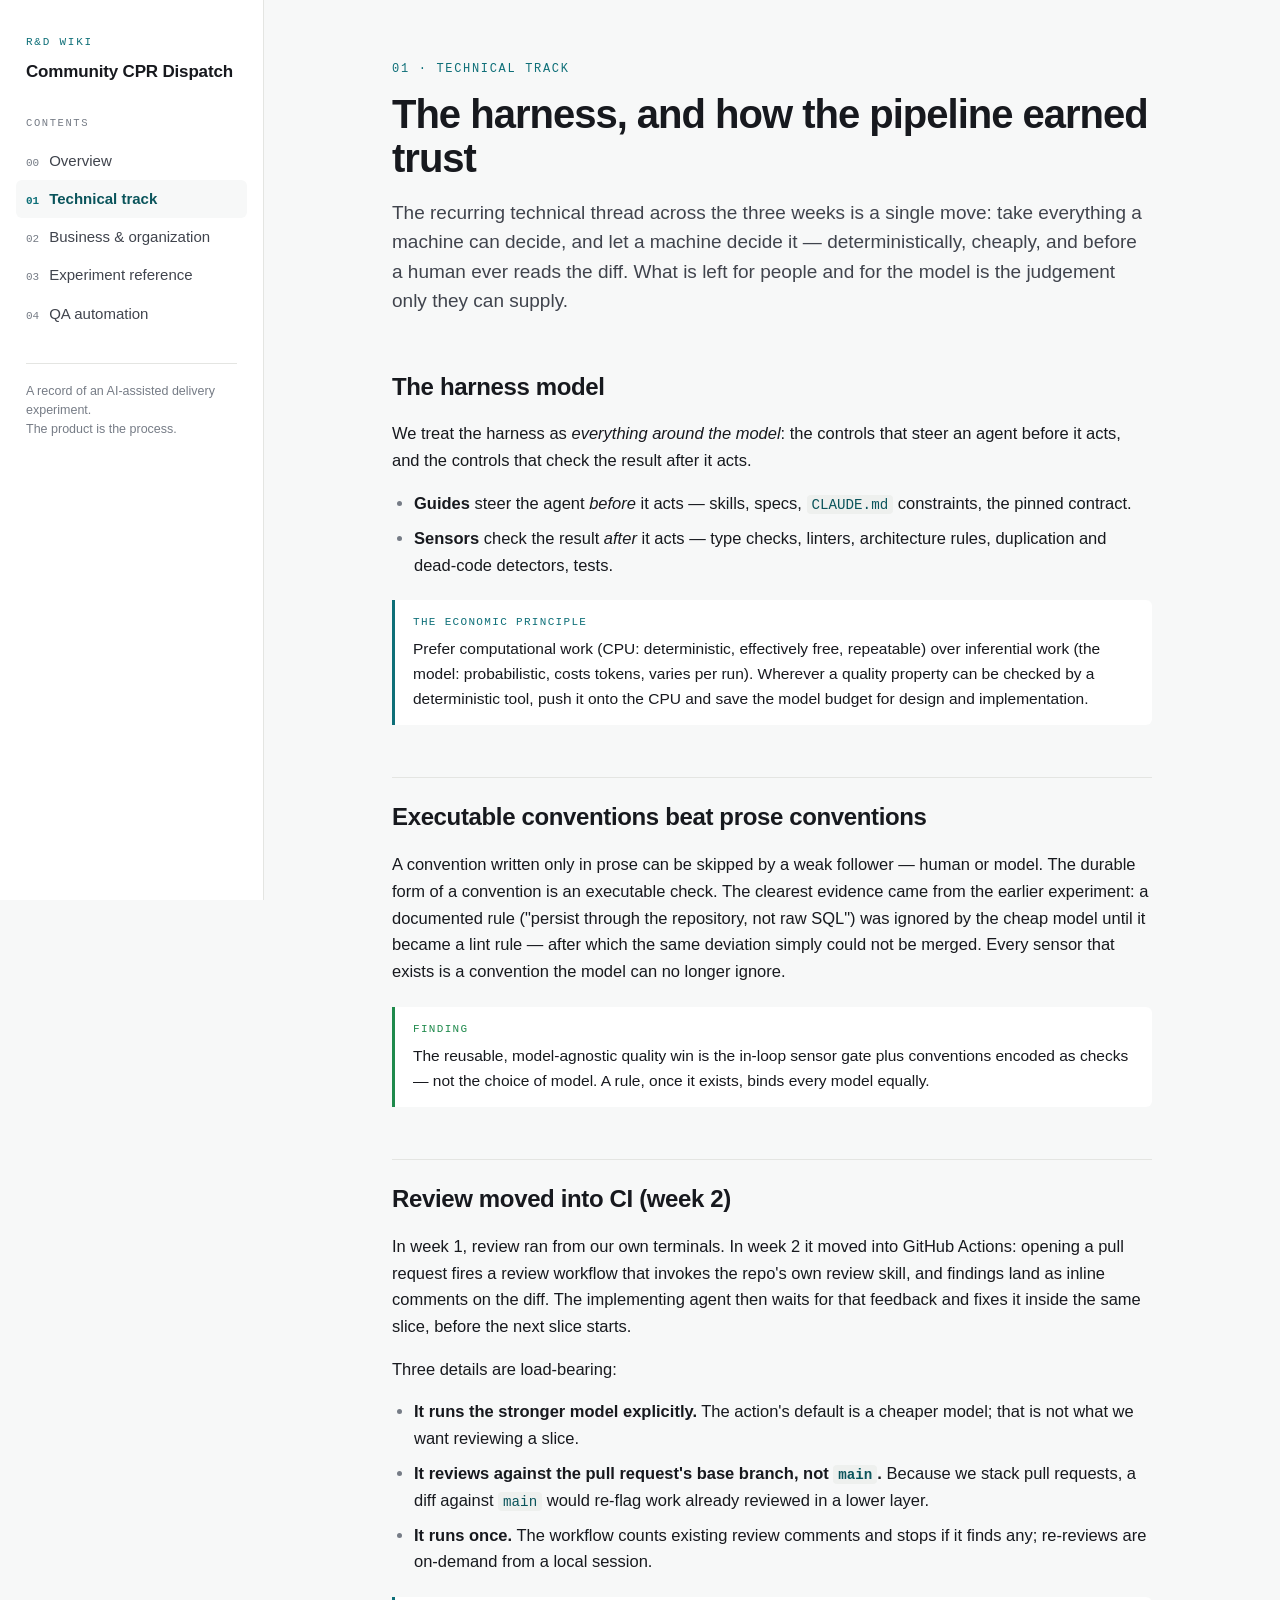
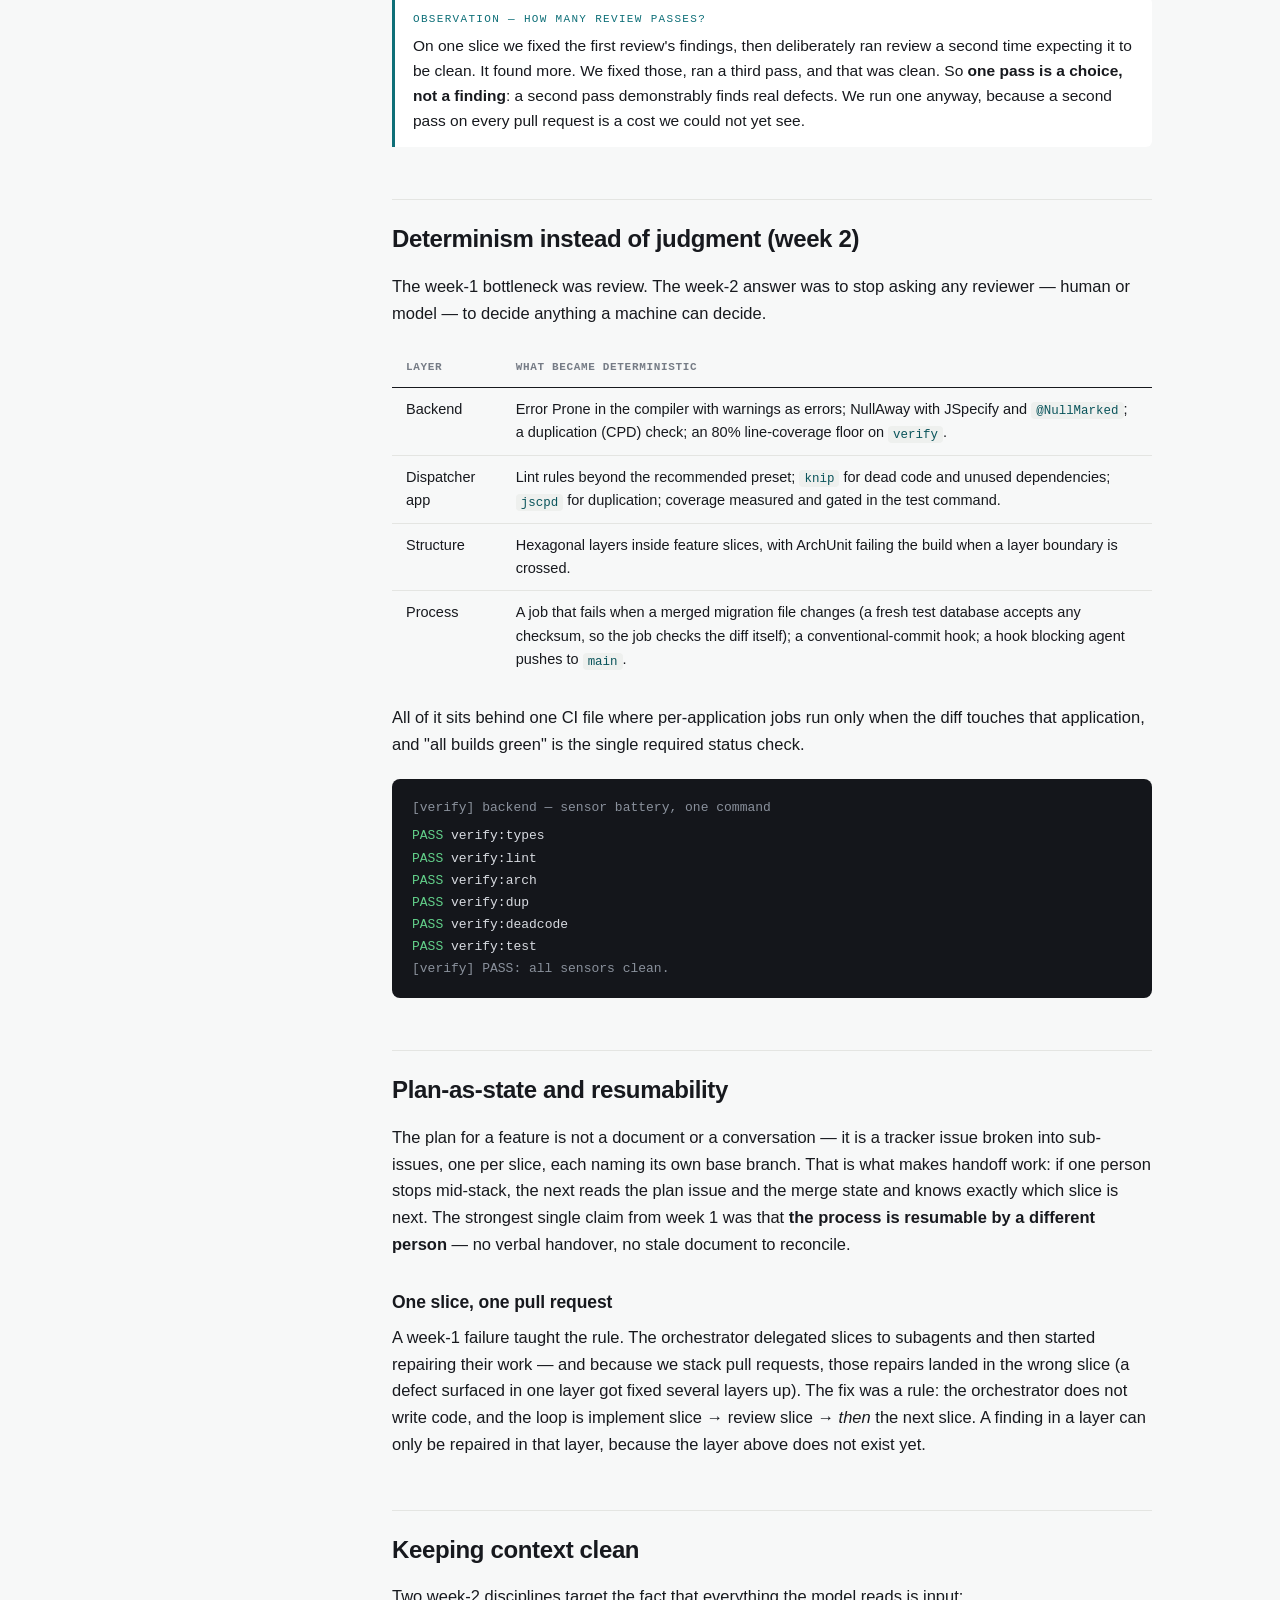
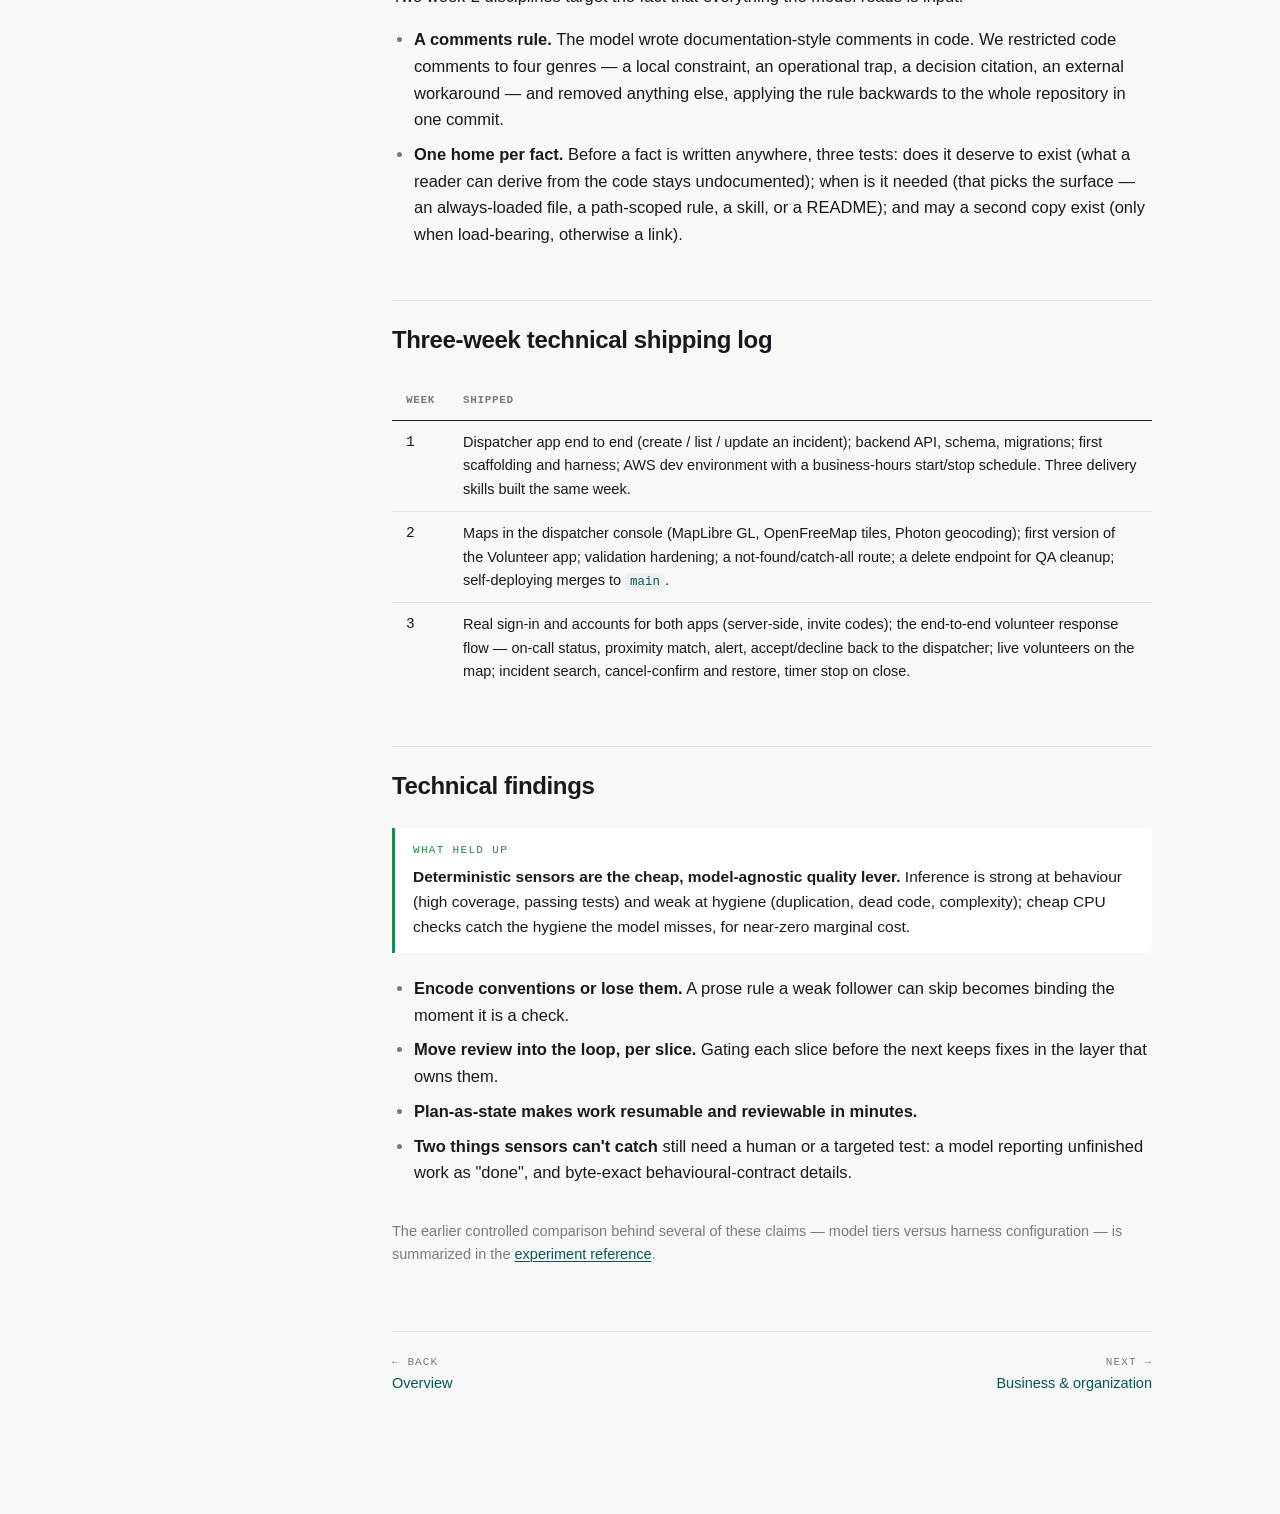
<file: technical.html>
<!DOCTYPE html>
<html lang="en">
<head>
<meta charset="utf-8">
<meta name="viewport" content="width=device-width, initial-scale=1">
<title>Technical track · CPR Dispatch R&amp;D Wiki</title>
<link rel="stylesheet" href="assets/style.css">
</head>
<body>
<div class="shell">
  <aside class="sidebar" id="sidebar">
    <a class="brand" href="index.html">
      <span class="kicker">R&amp;D Wiki</span>
      <span class="name">Community CPR Dispatch</span>
    </a>
    <button class="menu-btn" id="menuBtn" aria-label="Toggle navigation">Menu</button>
    <div class="nav-label">Contents</div>
    <nav class="nav">
      <a class="" href="index.html"><span class="idx">00</span><span>Overview</span></a>
      <a class="active" href="technical.html"><span class="idx">01</span><span>Technical track</span></a>
      <a class="" href="business.html"><span class="idx">02</span><span>Business & organization</span></a>
      <a class="" href="experiment.html"><span class="idx">03</span><span>Experiment reference</span></a>
      <a class="" href="qa.html"><span class="idx">04</span><span>QA automation</span></a>
    </nav>
    <div class="sidebar-foot">
      A record of an AI-assisted delivery experiment.<br>
      The product is the process.
    </div>
  </aside>
  <main class="content">
    <div class="content-inner">

<p class="eyebrow">01 · Technical track</p>
<h1>The harness, and how the pipeline earned trust</h1>
<p class="lede">The recurring technical thread across the three weeks is a single move:
take everything a machine can decide, and let a machine decide it — deterministically,
cheaply, and before a human ever reads the diff. What is left for people and for the
model is the judgement only they can supply.</p>

<h2>The harness model</h2>
<p>We treat the harness as <em>everything around the model</em>: the controls that steer
an agent before it acts, and the controls that check the result after it acts.</p>
<ul>
  <li><strong>Guides</strong> steer the agent <em>before</em> it acts — skills, specs,
  <code>CLAUDE.md</code> constraints, the pinned contract.</li>
  <li><strong>Sensors</strong> check the result <em>after</em> it acts — type checks,
  linters, architecture rules, duplication and dead-code detectors, tests.</li>
</ul>
<div class="note">
  <span class="note-label">The economic principle</span>
  <p>Prefer computational work (CPU: deterministic, effectively free, repeatable) over
  inferential work (the model: probabilistic, costs tokens, varies per run). Wherever a
  quality property can be checked by a deterministic tool, push it onto the CPU and save
  the model budget for design and implementation.</p>
</div>

<h2>Executable conventions beat prose conventions</h2>
<p>A convention written only in prose can be skipped by a weak follower — human or model.
The durable form of a convention is an executable check. The clearest evidence came from
the earlier experiment: a documented rule ("persist through the repository, not raw SQL")
was ignored by the cheap model until it became a lint rule — after which the same
deviation simply could not be merged. Every sensor that exists is a convention the model
can no longer ignore.</p>
<div class="note finding">
  <span class="note-label">Finding</span>
  <p>The reusable, model-agnostic quality win is the in-loop sensor gate plus conventions
  encoded as checks — not the choice of model. A rule, once it exists, binds every model
  equally.</p>
</div>

<h2>Review moved into CI (week 2)</h2>
<p>In week 1, review ran from our own terminals. In week 2 it moved into GitHub Actions:
opening a pull request fires a review workflow that invokes the repo's own review skill,
and findings land as inline comments on the diff. The implementing agent then waits for
that feedback and fixes it inside the same slice, before the next slice starts.</p>
<p>Three details are load-bearing:</p>
<ul>
  <li><strong>It runs the stronger model explicitly.</strong> The action's default is a
  cheaper model; that is not what we want reviewing a slice.</li>
  <li><strong>It reviews against the pull request's base branch, not <code>main</code>.</strong>
  Because we stack pull requests, a diff against <code>main</code> would re-flag work
  already reviewed in a lower layer.</li>
  <li><strong>It runs once.</strong> The workflow counts existing review comments and stops
  if it finds any; re-reviews are on-demand from a local session.</li>
</ul>
<div class="note">
  <span class="note-label">Observation — how many review passes?</span>
  <p>On one slice we fixed the first review's findings, then deliberately ran review a
  second time expecting it to be clean. It found more. We fixed those, ran a third pass,
  and that was clean. So <strong>one pass is a choice, not a finding</strong>: a second
  pass demonstrably finds real defects. We run one anyway, because a second pass on every
  pull request is a cost we could not yet see.</p>
</div>

<h2>Determinism instead of judgment (week 2)</h2>
<p>The week-1 bottleneck was review. The week-2 answer was to stop asking any reviewer —
human or model — to decide anything a machine can decide.</p>
<div class="tbl-wrap">
<table>
  <thead><tr><th>Layer</th><th>What became deterministic</th></tr></thead>
  <tbody>
    <tr><td>Backend</td><td>Error Prone in the compiler with warnings as errors; NullAway with JSpecify and <code>@NullMarked</code>; a duplication (CPD) check; an 80% line-coverage floor on <code>verify</code>.</td></tr>
    <tr><td>Dispatcher app</td><td>Lint rules beyond the recommended preset; <code>knip</code> for dead code and unused dependencies; <code>jscpd</code> for duplication; coverage measured and gated in the test command.</td></tr>
    <tr><td>Structure</td><td>Hexagonal layers inside feature slices, with ArchUnit failing the build when a layer boundary is crossed.</td></tr>
    <tr><td>Process</td><td>A job that fails when a merged migration file changes (a fresh test database accepts any checksum, so the job checks the diff itself); a conventional-commit hook; a hook blocking agent pushes to <code>main</code>.</td></tr>
  </tbody>
</table>
</div>
<p>All of it sits behind one CI file where per-application jobs run only when the diff
touches that application, and "all builds green" is the single required status check.</p>
<div class="readout">
  <div class="r-head">[verify] backend — sensor battery, one command</div>
  <span class="pass">  PASS</span>  verify:types<br>
  <span class="pass">  PASS</span>  verify:lint<br>
  <span class="pass">  PASS</span>  verify:arch<br>
  <span class="pass">  PASS</span>  verify:dup<br>
  <span class="pass">  PASS</span>  verify:deadcode<br>
  <span class="pass">  PASS</span>  verify:test<br>
  <span class="dim">[verify] PASS: all sensors clean.</span>
</div>

<h2>Plan-as-state and resumability</h2>
<p>The plan for a feature is not a document or a conversation — it is a tracker issue
broken into sub-issues, one per slice, each naming its own base branch. That is what makes
handoff work: if one person stops mid-stack, the next reads the plan issue and the merge
state and knows exactly which slice is next. The strongest single claim from week 1 was
that <strong>the process is resumable by a different person</strong> — no verbal handover,
no stale document to reconcile.</p>
<h3>One slice, one pull request</h3>
<p>A week-1 failure taught the rule. The orchestrator delegated slices to subagents and
then started repairing their work — and because we stack pull requests, those repairs
landed in the wrong slice (a defect surfaced in one layer got fixed several layers up).
The fix was a rule: the orchestrator does not write code, and the loop is implement slice
→ review slice → <em>then</em> the next slice. A finding in a layer can only be repaired in
that layer, because the layer above does not exist yet.</p>

<h2>Keeping context clean</h2>
<p>Two week-2 disciplines target the fact that everything the model reads is input:</p>
<ul>
  <li><strong>A comments rule.</strong> The model wrote documentation-style comments in
  code. We restricted code comments to four genres — a local constraint, an operational
  trap, a decision citation, an external workaround — and removed anything else, applying
  the rule backwards to the whole repository in one commit.</li>
  <li><strong>One home per fact.</strong> Before a fact is written anywhere, three tests:
  does it deserve to exist (what a reader can derive from the code stays undocumented);
  when is it needed (that picks the surface — an always-loaded file, a path-scoped rule, a
  skill, or a README); and may a second copy exist (only when load-bearing, otherwise a
  link).</li>
</ul>

<h2>Three-week technical shipping log</h2>
<div class="tbl-wrap">
<table>
  <thead><tr><th>Week</th><th>Shipped</th></tr></thead>
  <tbody>
    <tr><td class="num">1</td><td>Dispatcher app end to end (create / list / update an incident); backend API, schema, migrations; first scaffolding and harness; AWS dev environment with a business-hours start/stop schedule. Three delivery skills built the same week.</td></tr>
    <tr><td class="num">2</td><td>Maps in the dispatcher console (MapLibre GL, OpenFreeMap tiles, Photon geocoding); first version of the Volunteer app; validation hardening; a not-found/catch-all route; a delete endpoint for QA cleanup; self-deploying merges to <code>main</code>.</td></tr>
    <tr><td class="num">3</td><td>Real sign-in and accounts for both apps (server-side, invite codes); the end-to-end volunteer response flow — on-call status, proximity match, alert, accept/decline back to the dispatcher; live volunteers on the map; incident search, cancel-confirm and restore, timer stop on close.</td></tr>
  </tbody>
</table>
</div>

<h2>Technical findings</h2>
<div class="note finding">
  <span class="note-label">What held up</span>
  <p><strong>Deterministic sensors are the cheap, model-agnostic quality lever.</strong>
  Inference is strong at behaviour (high coverage, passing tests) and weak at hygiene
  (duplication, dead code, complexity); cheap CPU checks catch the hygiene the model
  misses, for near-zero marginal cost.</p>
</div>
<ul>
  <li><strong>Encode conventions or lose them.</strong> A prose rule a weak follower can
  skip becomes binding the moment it is a check.</li>
  <li><strong>Move review into the loop, per slice.</strong> Gating each slice before the
  next keeps fixes in the layer that owns them.</li>
  <li><strong>Plan-as-state makes work resumable and reviewable in minutes.</strong></li>
  <li><strong>Two things sensors can't catch</strong> still need a human or a targeted
  test: a model reporting unfinished work as "done", and byte-exact behavioural-contract
  details.</li>
</ul>

<p style="margin-top:34px;font-size:14.5px;color:var(--muted)">The earlier controlled
comparison behind several of these claims — model tiers versus harness configuration — is
summarized in the <a href="experiment.html">experiment reference</a>.</p>

<div class="pager">
  <a href="index.html"><span class="p-dir">← Back</span>Overview</a>
  <a href="business.html" style="text-align:right"><span class="p-dir">Next →</span>Business &amp; organization</a>
</div>

    </div>
  </main>
</div>
<script>
  var b=document.getElementById('menuBtn'),s=document.getElementById('sidebar');
  if(b){b.addEventListener('click',function(){s.classList.toggle('open');});}
</script>
</body>
</html>
</file>
<file: assets/style.css>
/* ============================================================
   Community CPR Dispatch — R&D Wiki
   Aesthetic: engineering log / instrument panel.
   Cool neutrals, teal signal accent, PASS/FAIL data chips,
   mono labels drawn from the project's own verify readouts.
   ============================================================ */

:root {
  --ink:        #17191e;
  --ink-soft:   #40444d;
  --muted:      #767c86;
  --line:       #e4e5e2;
  --line-soft:  #eef0ee;
  --paper:      #f7f8f8;
  --card:       #ffffff;
  --accent:     #0e6f78;
  --accent-ink: #0a545b;
  --pass:       #1f8a4c;
  --pass-bg:    #eaf6ee;
  --fail:       #c0362c;
  --fail-bg:    #fbecea;
  --warn:       #9a6b00;
  --warn-bg:    #fbf1d9;

  --sans: -apple-system, BlinkMacSystemFont, "Segoe UI", Roboto, Helvetica, Arial, sans-serif;
  --mono: ui-monospace, "SF Mono", "JetBrains Mono", "Roboto Mono", Menlo, Consolas, monospace;

  --sidebar-w: 264px;
  --measure: 760px;
}

* { box-sizing: border-box; }

html { -webkit-text-size-adjust: 100%; scroll-behavior: smooth; }

body {
  margin: 0;
  background: var(--paper);
  color: var(--ink);
  font-family: var(--sans);
  font-size: 16.5px;
  line-height: 1.62;
  -webkit-font-smoothing: antialiased;
}

/* ---------- Layout shell ---------- */

.shell { display: flex; align-items: flex-start; }

.sidebar {
  width: var(--sidebar-w);
  flex: 0 0 var(--sidebar-w);
  position: sticky;
  top: 0;
  height: 100vh;
  padding: 34px 26px;
  border-right: 1px solid var(--line);
  background: var(--card);
  overflow-y: auto;
}

.content {
  flex: 1 1 auto;
  min-width: 0;
  padding: 60px 48px 120px;
}

.content-inner { max-width: var(--measure); margin: 0 auto; }

/* ---------- Sidebar ---------- */

.brand {
  display: block;
  text-decoration: none;
  color: var(--ink);
  margin-bottom: 30px;
}
.brand .kicker {
  font-family: var(--mono);
  font-size: 11px;
  letter-spacing: 0.16em;
  text-transform: uppercase;
  color: var(--accent);
  display: block;
  margin-bottom: 6px;
}
.brand .name {
  font-weight: 700;
  font-size: 17px;
  letter-spacing: -0.01em;
  line-height: 1.25;
}

.nav-label {
  font-family: var(--mono);
  font-size: 10.5px;
  letter-spacing: 0.15em;
  text-transform: uppercase;
  color: var(--muted);
  margin: 24px 0 10px;
}

.nav a {
  display: flex;
  align-items: baseline;
  gap: 10px;
  text-decoration: none;
  color: var(--ink-soft);
  padding: 7px 10px;
  margin: 0 -10px;
  border-radius: 6px;
  font-size: 15px;
  transition: background .12s ease, color .12s ease;
}
.nav a:hover { background: var(--line-soft); color: var(--ink); }
.nav a.active { background: var(--paper); color: var(--accent-ink); font-weight: 600; }
.nav a .idx {
  font-family: var(--mono);
  font-size: 11px;
  color: var(--muted);
  flex: 0 0 auto;
}
.nav a.active .idx { color: var(--accent); }

.sidebar-foot {
  margin-top: 30px;
  padding-top: 18px;
  border-top: 1px solid var(--line);
  font-size: 12.5px;
  color: var(--muted);
  line-height: 1.5;
}

/* ---------- Typography ---------- */

.eyebrow {
  font-family: var(--mono);
  font-size: 12px;
  letter-spacing: 0.14em;
  text-transform: uppercase;
  color: var(--accent);
  margin: 0 0 14px;
}

h1 {
  font-size: 40px;
  line-height: 1.08;
  letter-spacing: -0.025em;
  font-weight: 750;
  margin: 0 0 18px;
}

.lede {
  font-size: 19px;
  line-height: 1.55;
  color: var(--ink-soft);
  margin: 0 0 40px;
}

h2 {
  font-size: 24px;
  letter-spacing: -0.015em;
  font-weight: 700;
  margin: 52px 0 14px;
  padding-top: 20px;
  border-top: 1px solid var(--line);
}
h2:first-of-type { border-top: none; padding-top: 0; }

h3 {
  font-size: 17.5px;
  font-weight: 680;
  letter-spacing: -0.005em;
  margin: 30px 0 8px;
}

p { margin: 0 0 16px; }

a { color: var(--accent-ink); text-decoration: underline; text-underline-offset: 2px; text-decoration-thickness: 1px; }
a:hover { color: var(--accent); }

strong { font-weight: 660; }

ul, ol { margin: 0 0 18px; padding-left: 22px; }
li { margin: 0 0 8px; }
li::marker { color: var(--muted); }

code {
  font-family: var(--mono);
  font-size: 0.86em;
  background: var(--line-soft);
  padding: 1.5px 5px;
  border-radius: 4px;
  color: var(--accent-ink);
}

hr { border: none; border-top: 1px solid var(--line); margin: 40px 0; }

/* ---------- Signature: readout panels ---------- */

.readout {
  background: #14161b;
  color: #d7dae0;
  border-radius: 8px;
  padding: 18px 20px;
  font-family: var(--mono);
  font-size: 13px;
  line-height: 1.7;
  margin: 22px 0;
  overflow-x: auto;
}
.readout .r-head { color: #8a919c; margin-bottom: 6px; }
.readout .pass { color: #62d08a; }
.readout .fail { color: #ff8a7a; }
.readout .dim  { color: #8a919c; }

/* PASS / FAIL inline chips */
.chip {
  display: inline-block;
  font-family: var(--mono);
  font-size: 11px;
  letter-spacing: 0.06em;
  text-transform: uppercase;
  padding: 2px 8px;
  border-radius: 100px;
  vertical-align: middle;
}
.chip.pass { background: var(--pass-bg); color: var(--pass); }
.chip.fail { background: var(--fail-bg); color: var(--fail); }
.chip.warn { background: var(--warn-bg); color: var(--warn); }

/* ---------- Callout ---------- */

.note {
  border-left: 3px solid var(--accent);
  background: var(--card);
  padding: 14px 18px;
  border-radius: 0 6px 6px 0;
  margin: 22px 0;
  font-size: 15.5px;
}
.note .note-label {
  font-family: var(--mono);
  font-size: 11px;
  letter-spacing: 0.12em;
  text-transform: uppercase;
  color: var(--accent);
  display: block;
  margin-bottom: 4px;
}
.note p:last-child { margin-bottom: 0; }

.finding {
  border-left: 3px solid var(--pass);
}
.finding .note-label { color: var(--pass); }

/* ---------- Tables ---------- */

.tbl-wrap { overflow-x: auto; margin: 22px 0; }
table {
  width: 100%;
  border-collapse: collapse;
  font-size: 14.5px;
}
th, td {
  text-align: left;
  padding: 10px 14px;
  border-bottom: 1px solid var(--line);
  vertical-align: top;
}
thead th {
  font-family: var(--mono);
  font-size: 11px;
  letter-spacing: 0.06em;
  text-transform: uppercase;
  color: var(--muted);
  border-bottom: 1.5px solid var(--ink);
  font-weight: 600;
}
tbody tr:last-child td { border-bottom: none; }
td.num { font-family: var(--mono); white-space: nowrap; }

/* ---------- Stat strip ---------- */

.stats {
  display: grid;
  grid-template-columns: repeat(3, 1fr);
  gap: 1px;
  background: var(--line);
  border: 1px solid var(--line);
  border-radius: 8px;
  overflow: hidden;
  margin: 26px 0;
}
.stat { background: var(--card); padding: 18px 20px; }
.stat .v {
  font-size: 26px;
  font-weight: 720;
  letter-spacing: -0.02em;
  font-family: var(--mono);
}
.stat .l {
  font-size: 12.5px;
  color: var(--muted);
  margin-top: 3px;
}

/* ---------- Track cards (overview) ---------- */

.tracks { display: grid; grid-template-columns: 1fr 1fr; gap: 18px; margin: 26px 0 10px; }
.track-card {
  display: block;
  text-decoration: none;
  color: var(--ink);
  border: 1px solid var(--line);
  border-radius: 10px;
  padding: 22px;
  background: var(--card);
  transition: border-color .14s ease, transform .14s ease;
}
.track-card:hover { border-color: var(--accent); transform: translateY(-2px); }
.track-card .tc-idx {
  font-family: var(--mono);
  font-size: 11px;
  letter-spacing: 0.12em;
  text-transform: uppercase;
  color: var(--accent);
}
.track-card h3 { margin: 8px 0 6px; }
.track-card p { color: var(--ink-soft); font-size: 14.5px; margin: 0; }

/* ---------- Timeline ---------- */

.timeline { margin: 24px 0; padding: 0; list-style: none; }
.timeline li {
  position: relative;
  padding: 0 0 22px 26px;
  border-left: 1.5px solid var(--line);
  margin: 0;
}
.timeline li:last-child { border-left-color: transparent; padding-bottom: 0; }
.timeline li::before {
  content: "";
  position: absolute;
  left: -5.5px; top: 4px;
  width: 9px; height: 9px;
  border-radius: 100px;
  background: var(--accent);
}
.timeline .t-date {
  font-family: var(--mono);
  font-size: 12px;
  color: var(--muted);
  letter-spacing: 0.03em;
}
.timeline .t-body { margin-top: 2px; }

/* ---------- Footer nav ---------- */

.pager {
  display: flex;
  justify-content: space-between;
  gap: 16px;
  margin-top: 64px;
  padding-top: 22px;
  border-top: 1px solid var(--line);
  font-size: 14.5px;
}
.pager a { text-decoration: none; }
.pager .p-dir {
  font-family: var(--mono);
  font-size: 11px;
  letter-spacing: 0.1em;
  text-transform: uppercase;
  color: var(--muted);
  display: block;
}

.meta-foot {
  margin-top: 40px;
  font-size: 12.5px;
  color: var(--muted);
  font-family: var(--mono);
}

/* ---------- Mobile ---------- */

.menu-btn { display: none; }

@media (max-width: 820px) {
  /* The desktop rule aligns the two columns to flex-start. Once the axis flips to column,
     that same value stops stretching the items to the container width and sizes .content to
     its own content instead, so the whole page scrolls sideways instead of the wide tables
     scrolling inside their .tbl-wrap. */
  .shell { flex-direction: column; align-items: stretch; }
  .sidebar {
    position: static;
    width: 100%;
    flex-basis: auto;
    height: auto;
    border-right: none;
    border-bottom: 1px solid var(--line);
    padding: 20px 22px;
  }
  .sidebar .nav, .sidebar .nav-label, .sidebar .sidebar-foot { display: none; }
  .sidebar.open .nav, .sidebar.open .nav-label, .sidebar.open .sidebar-foot { display: block; }
  .brand { margin-bottom: 0; }
  .menu-btn {
    display: block;
    position: absolute;
    top: 20px; right: 22px;
    font-family: var(--mono);
    font-size: 12px;
    letter-spacing: 0.08em;
    text-transform: uppercase;
    background: none;
    border: 1px solid var(--line);
    border-radius: 6px;
    padding: 6px 12px;
    color: var(--ink-soft);
    cursor: pointer;
  }
  .sidebar { position: relative; }
  .content { padding: 36px 22px 90px; }
  h1 { font-size: 31px; }
  .tracks { grid-template-columns: 1fr; }
  .stats { grid-template-columns: 1fr; }
}

@media (prefers-reduced-motion: reduce) {
  * { scroll-behavior: auto; transition: none !important; }
}

/* Focus visibility */
a:focus-visible, button:focus-visible, .track-card:focus-visible {
  outline: 2px solid var(--accent);
  outline-offset: 2px;
  border-radius: 4px;
}
</file>
